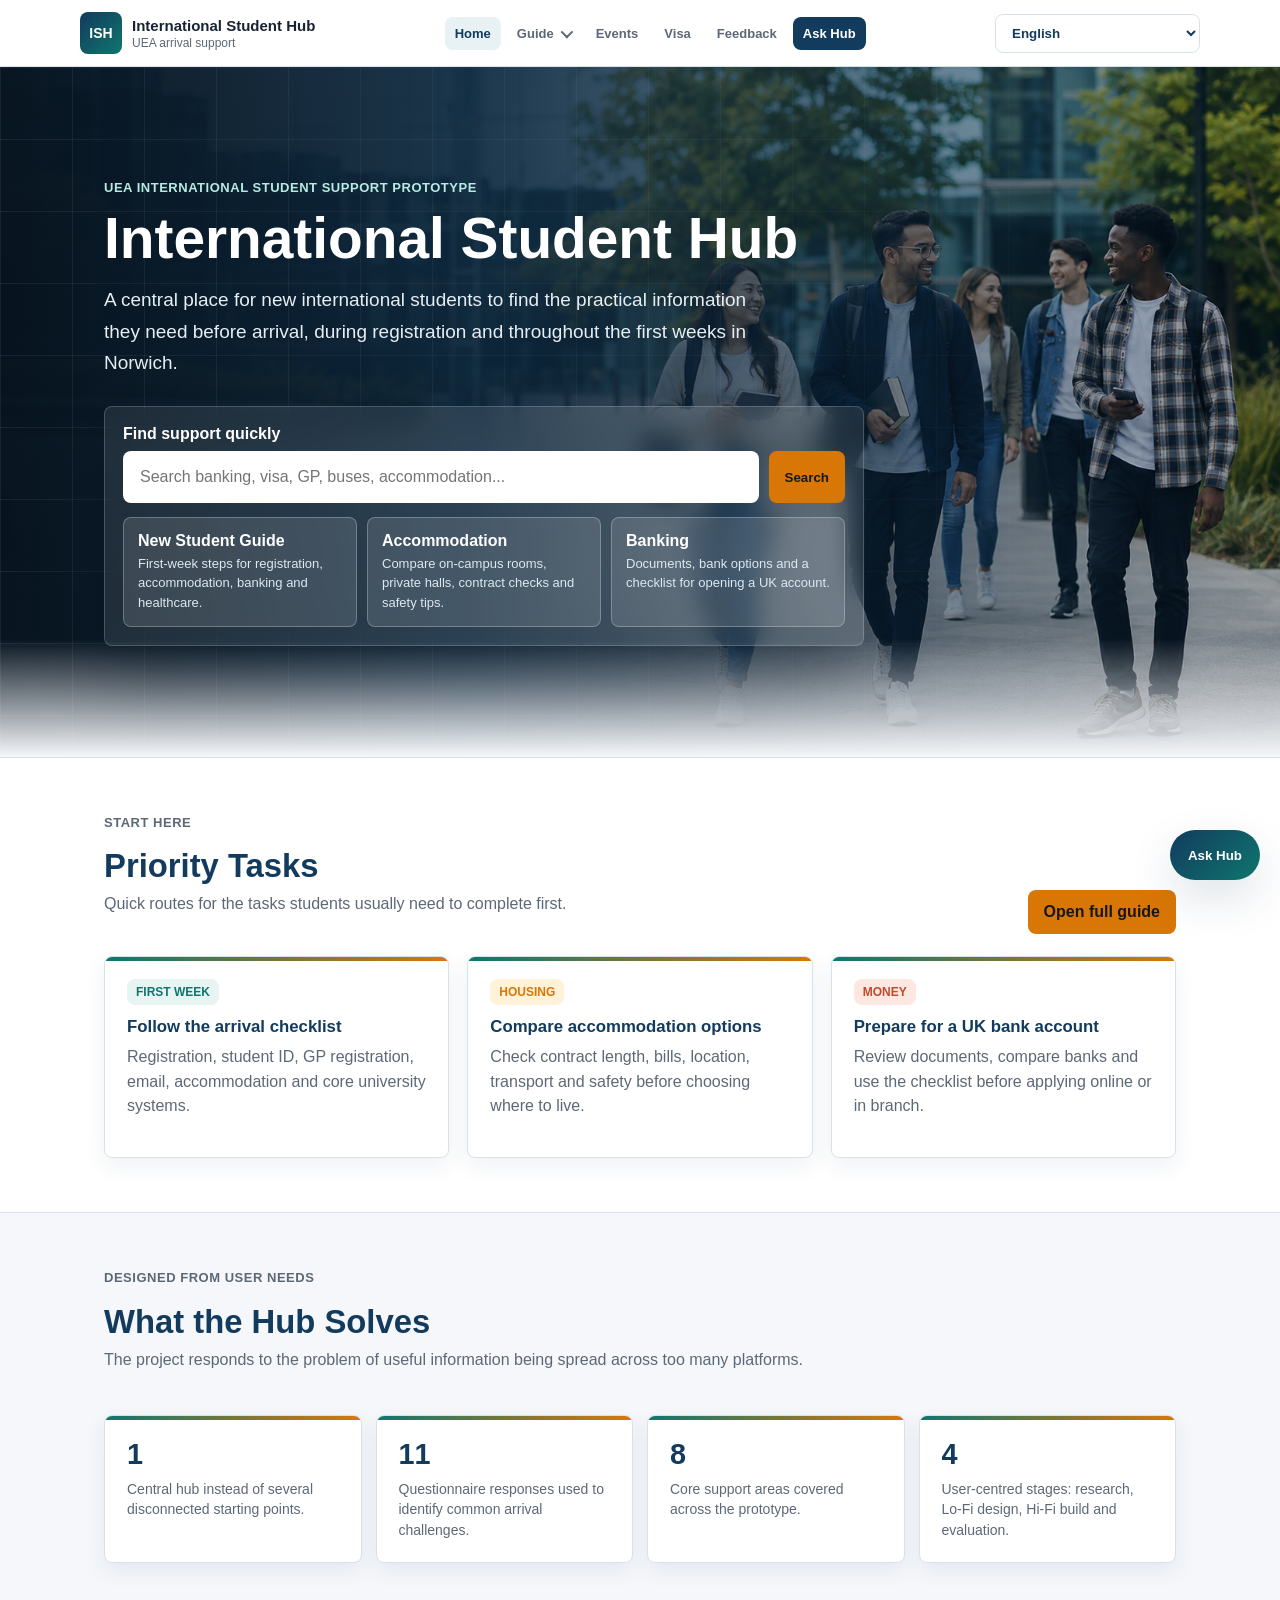
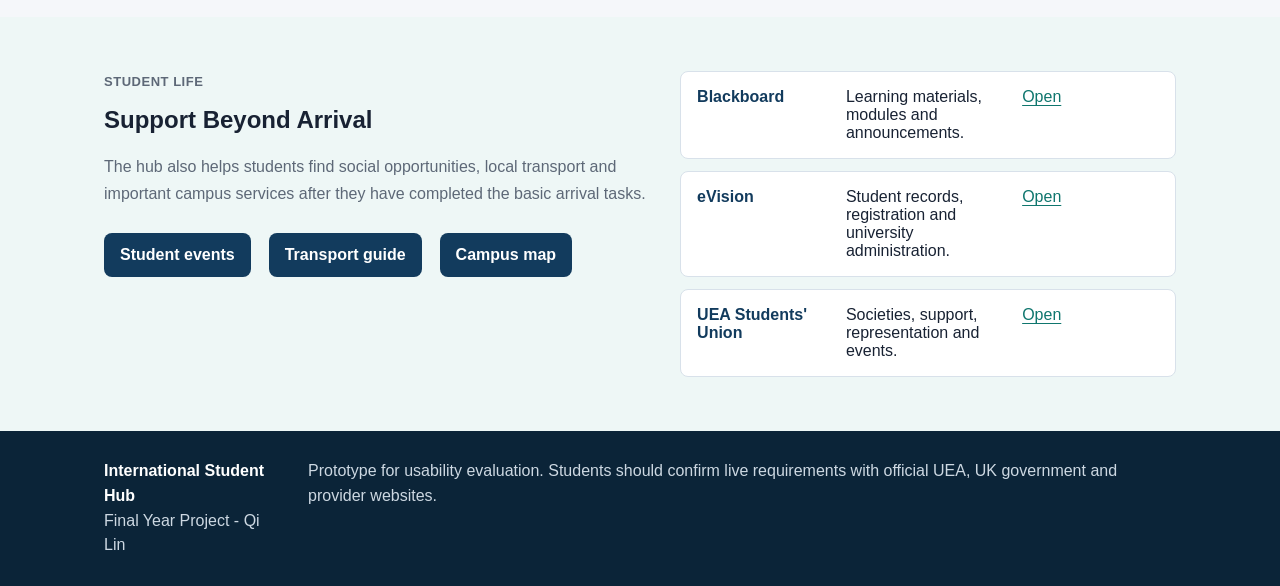
<file: index.html>
<!DOCTYPE html>
<html lang="en">
<head>
    <meta charset="UTF-8">
    <meta name="viewport" content="width=device-width, initial-scale=1.0">
    <title>International Student Hub</title>
    <link rel="stylesheet" href="style.css">
</head>
<body>
<a class="skip-link" href="#main-content">Skip to main content</a>

<nav class="navbar" aria-label="Primary navigation">
    <div class="nav-inner">
        <a class="brand" href="index.html">
            <span class="brand-mark">ISH</span>
            <span>
                <strong>International Student Hub</strong>
                <small>UEA arrival support</small>
            </span>
        </a>

        <div class="nav-links">
            <a href="index.html">Home</a>
            <div class="nav-dropdown">
                <button class="nav-dropdown-toggle" type="button" aria-haspopup="true" aria-expanded="false">Guide</button>
                <div class="nav-dropdown-menu">
                    <a href="guide.html">New Student Guide</a>
                    <a href="accommodation.html">Accommodation</a>
                    <a href="banking.html">Banking</a>
                    <a href="transport.html">Transport</a>
                    <a href="map.html">Campus Map</a>
                    <a href="faq.html">FAQ</a>
                </div>
            </div>
            <a href="events.html">Events</a>
            <a href="visa.html">Visa</a>
            <a href="feedback.html">Feedback</a>
            <button class="nav-chat-link" type="button" data-chat-open>Ask Hub</button>
        </div>

        <div class="nav-actions">
            <select class="language-select" aria-label="Language preference">
                <option value="en">English</option>
                <option value="zh">Chinese</option>
                <option value="th">Thai (future work)</option>
                <option value="vi">Vietnamese (future work)</option>
            </select>
        </div>
    </div>
</nav>

<header class="home-hero">
    <div class="hero-content">
        <span class="eyebrow">UEA international student support prototype</span>
        <h1>International Student Hub</h1>
        <p class="hero-lede">A central place for new international students to find the practical information they need before arrival, during registration and throughout the first weeks in Norwich.</p>

        <div class="hero-search" role="search">
            <label for="site-search">Find support quickly</label>
            <div class="search-box">
                <input id="site-search" type="search" data-site-search placeholder="Search banking, visa, GP, buses, accommodation..." autocomplete="off">
                <button type="button" data-search-button>Search</button>
            </div>
            <div class="search-results" data-search-results aria-live="polite"></div>
        </div>
    </div>
</header>

<main id="main-content">
    <section class="content-band surface">
        <div class="content-wrap">
            <div class="section-heading">
                <div>
                    <span class="eyebrow muted">Start here</span>
                    <h2>Priority Tasks</h2>
                    <p>Quick routes for the tasks students usually need to complete first.</p>
                </div>
                <a class="primary-link" href="guide.html">Open full guide</a>
            </div>

            <div class="grid">
                <a class="card" href="guide.html">
                    <span class="card-label">First week</span>
                    <strong>Follow the arrival checklist</strong>
                    <p>Registration, student ID, GP registration, email, accommodation and core university systems.</p>
                </a>

                <a class="card" href="accommodation.html">
                    <span class="card-label amber">Housing</span>
                    <strong>Compare accommodation options</strong>
                    <p>Check contract length, bills, location, transport and safety before choosing where to live.</p>
                </a>

                <a class="card" href="banking.html">
                    <span class="card-label coral">Money</span>
                    <strong>Prepare for a UK bank account</strong>
                    <p>Review documents, compare banks and use the checklist before applying online or in branch.</p>
                </a>
            </div>
        </div>
    </section>

    <section class="content-band">
        <div class="content-wrap">
            <div class="section-heading">
                <div>
                    <span class="eyebrow muted">Designed from user needs</span>
                    <h2>What the Hub Solves</h2>
                    <p>The project responds to the problem of useful information being spread across too many platforms.</p>
                </div>
            </div>

            <div class="stat-row">
                <div class="stat-card">
                    <strong>1</strong>
                    <span>Central hub instead of several disconnected starting points.</span>
                </div>
                <div class="stat-card">
                    <strong>11</strong>
                    <span>Questionnaire responses used to identify common arrival challenges.</span>
                </div>
                <div class="stat-card">
                    <strong>8</strong>
                    <span>Core support areas covered across the prototype.</span>
                </div>
                <div class="stat-card">
                    <strong>4</strong>
                    <span>User-centred stages: research, Lo-Fi design, Hi-Fi build and evaluation.</span>
                </div>
            </div>
        </div>
    </section>

    <section class="content-band tint">
        <div class="content-wrap two-col">
            <div>
                <span class="eyebrow muted">Student life</span>
                <h2>Support Beyond Arrival</h2>
                <p class="muted">The hub also helps students find social opportunities, local transport and important campus services after they have completed the basic arrival tasks.</p>
                <div class="quick-links">
                    <a class="button-link" href="events.html">Student events</a>
                    <a class="button-link" href="transport.html">Transport guide</a>
                    <a class="button-link" href="map.html">Campus map</a>
                </div>
            </div>

            <div class="compare-list" aria-label="External university systems">
                <div class="compare-row">
                    <strong>Blackboard</strong>
                    <span>Learning materials, modules and announcements.</span>
                    <a href="https://blackboard.uea.ac.uk/" target="_blank" rel="noopener">Open</a>
                </div>
                <div class="compare-row">
                    <strong>eVision</strong>
                    <span>Student records, registration and university administration.</span>
                    <a href="https://evision.uea.ac.uk/" target="_blank" rel="noopener">Open</a>
                </div>
                <div class="compare-row">
                    <strong>UEA Students' Union</strong>
                    <span>Societies, support, representation and events.</span>
                    <a href="https://www.ueasu.org/" target="_blank" rel="noopener">Open</a>
                </div>
            </div>
        </div>
    </section>
</main>

<footer class="site-footer">
    <div class="footer-inner">
        <p><strong>International Student Hub</strong><br>Final Year Project - Qi Lin</p>
        <p>Prototype for usability evaluation. Students should confirm live requirements with official UEA, UK government and provider websites.</p>
    </div>
</footer>

<div class="toast" data-toast role="status" aria-live="polite"></div>
<script src="script.js"></script>
</body>
</html>
</file>
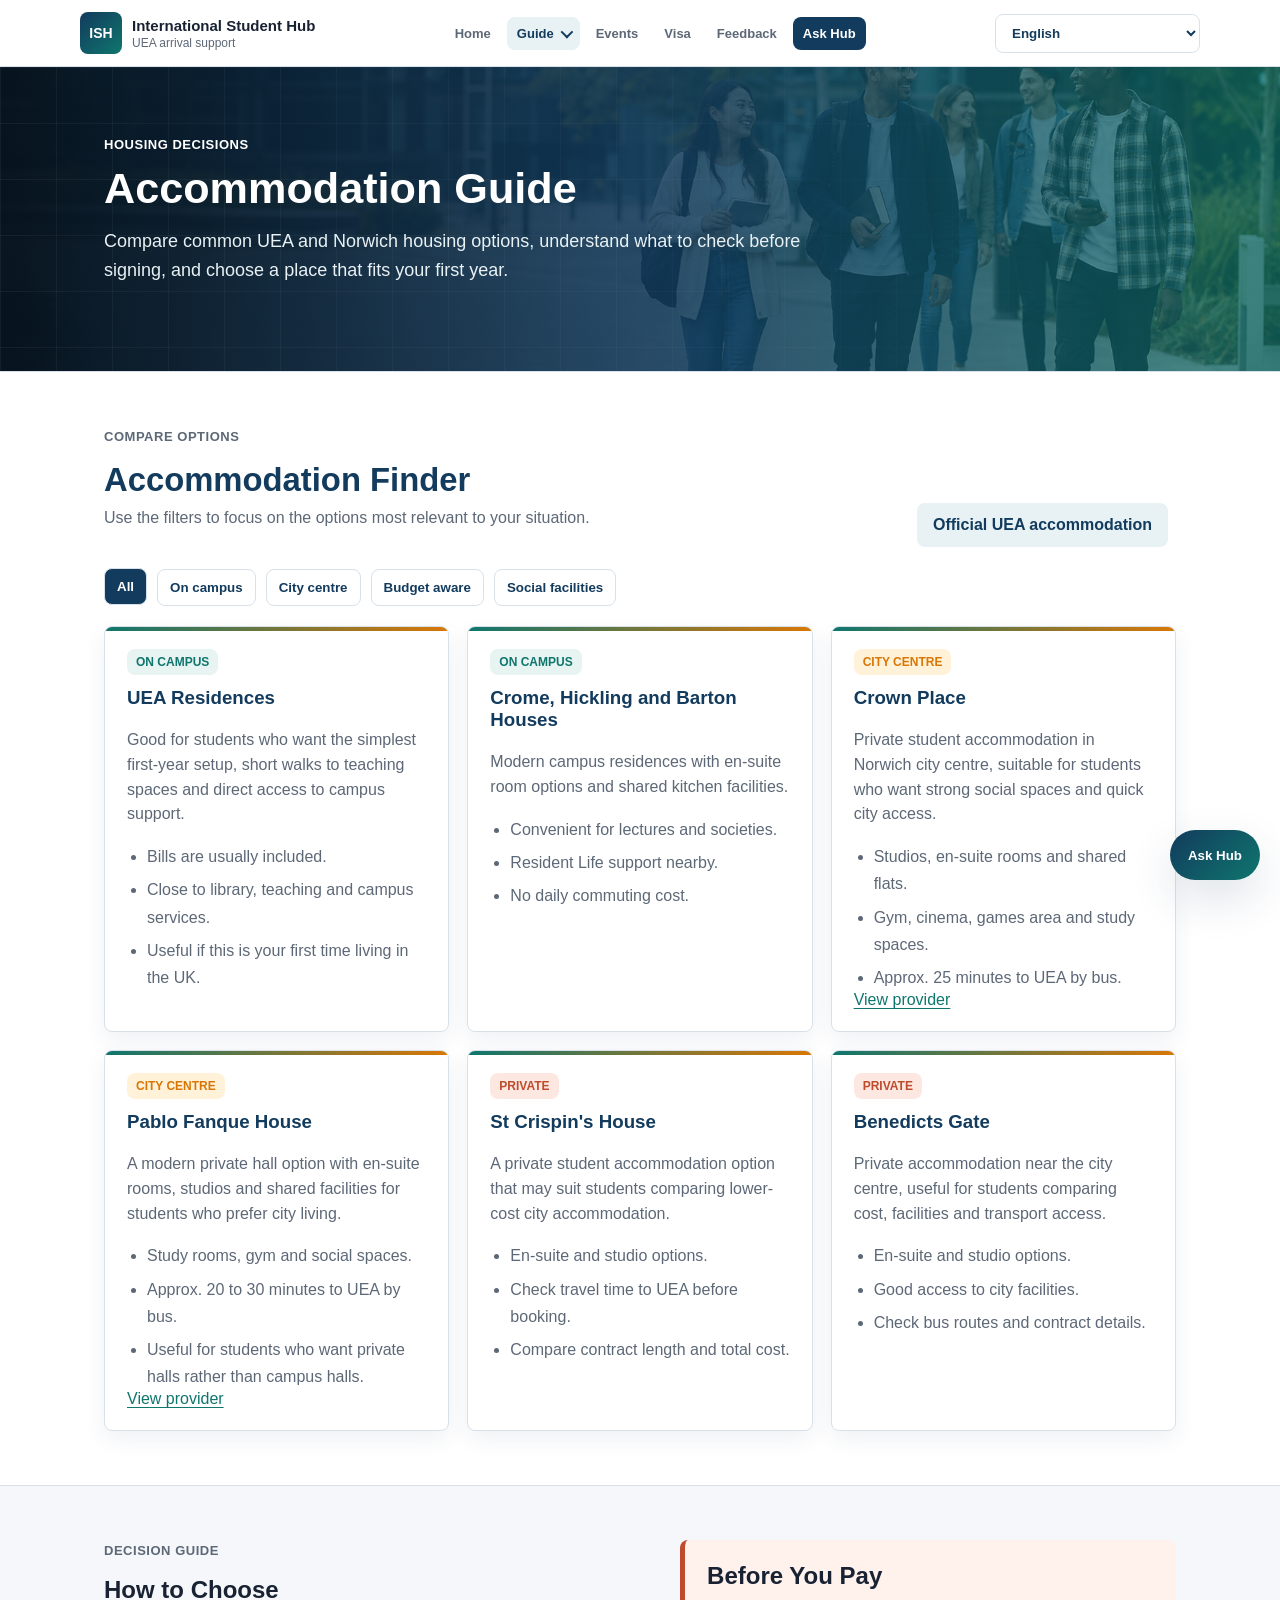
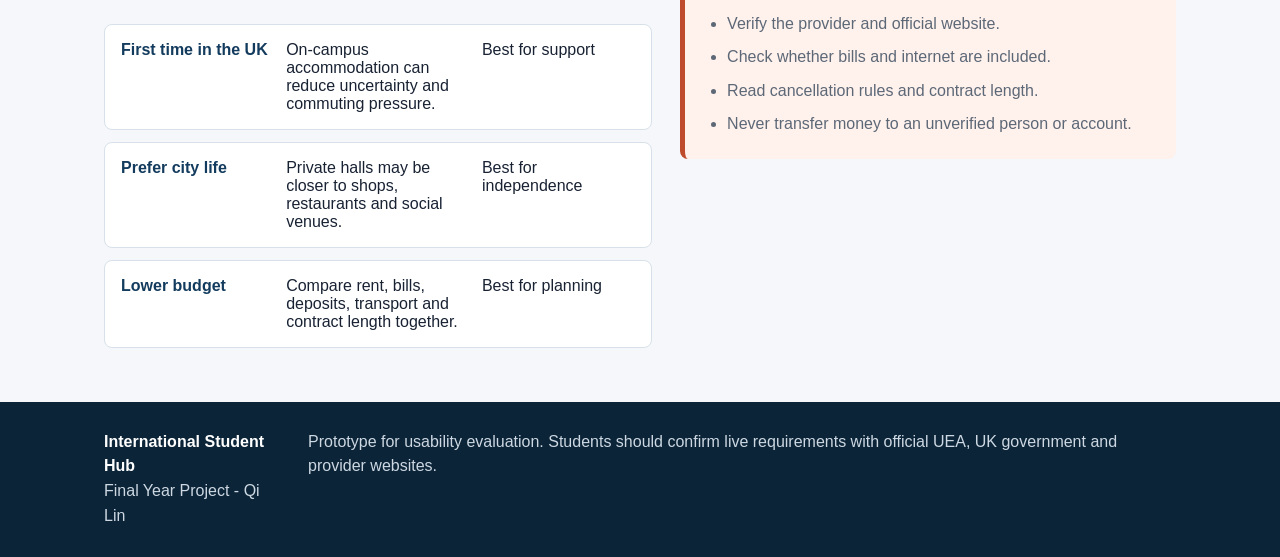
<file: accommodation.html>
<!DOCTYPE html>
<html lang="en">
<head>
    <meta charset="UTF-8">
    <meta name="viewport" content="width=device-width, initial-scale=1.0">
    <title>Accommodation Guide - International Student Hub</title>
    <link rel="stylesheet" href="style.css">
</head>
<body>
<a class="skip-link" href="#main-content">Skip to main content</a>

<nav class="navbar" aria-label="Primary navigation">
    <div class="nav-inner">
        <a class="brand" href="index.html">
            <span class="brand-mark">ISH</span>
            <span>
                <strong>International Student Hub</strong>
                <small>UEA arrival support</small>
            </span>
        </a>

        <div class="nav-links">
            <a href="index.html">Home</a>
            <div class="nav-dropdown">
                <button class="nav-dropdown-toggle" type="button" aria-haspopup="true" aria-expanded="false">Guide</button>
                <div class="nav-dropdown-menu">
                    <a href="guide.html">New Student Guide</a>
                    <a href="accommodation.html">Accommodation</a>
                    <a href="banking.html">Banking</a>
                    <a href="transport.html">Transport</a>
                    <a href="map.html">Campus Map</a>
                    <a href="faq.html">FAQ</a>
                </div>
            </div>
            <a href="events.html">Events</a>
            <a href="visa.html">Visa</a>
            <a href="feedback.html">Feedback</a>
            <button class="nav-chat-link" type="button" data-chat-open>Ask Hub</button>
        </div>

        <div class="nav-actions">
            <select class="language-select" aria-label="Language preference">
                <option value="en">English</option>
                <option value="zh">Chinese</option>
                <option value="th">Thai (future work)</option>
                <option value="vi">Vietnamese (future work)</option>
            </select>
        </div>
    </div>
</nav>

<header class="page-hero">
    <div class="content-wrap">
        <span class="eyebrow">Housing decisions</span>
        <h1>Accommodation Guide</h1>
        <p>Compare common UEA and Norwich housing options, understand what to check before signing, and choose a place that fits your first year.</p>
    </div>
</header>

<main id="main-content">
    <section class="content-band surface filter-section">
        <div class="content-wrap">
            <div class="section-heading">
                <div>
                    <span class="eyebrow muted">Compare options</span>
                    <h2>Accommodation Finder</h2>
                    <p>Use the filters to focus on the options most relevant to your situation.</p>
                </div>
                <a class="button-link secondary" href="https://www.uea.ac.uk/uea-life/accommodation" target="_blank" rel="noopener">Official UEA accommodation</a>
            </div>

            <div class="filter-bar" aria-label="Accommodation filters">
                <button class="filter-chip active" type="button" data-filter="all">All</button>
                <button class="filter-chip" type="button" data-filter="campus">On campus</button>
                <button class="filter-chip" type="button" data-filter="city">City centre</button>
                <button class="filter-chip" type="button" data-filter="budget">Budget aware</button>
                <button class="filter-chip" type="button" data-filter="social">Social facilities</button>
            </div>

            <div class="card-grid">
                <article class="option-card" data-category="campus budget">
                    <span class="badge">On campus</span>
                    <h3>UEA Residences</h3>
                    <p>Good for students who want the simplest first-year setup, short walks to teaching spaces and direct access to campus support.</p>
                    <ul>
                        <li>Bills are usually included.</li>
                        <li>Close to library, teaching and campus services.</li>
                        <li>Useful if this is your first time living in the UK.</li>
                    </ul>
                </article>

                <article class="option-card" data-category="campus social">
                    <span class="badge">On campus</span>
                    <h3>Crome, Hickling and Barton Houses</h3>
                    <p>Modern campus residences with en-suite room options and shared kitchen facilities.</p>
                    <ul>
                        <li>Convenient for lectures and societies.</li>
                        <li>Resident Life support nearby.</li>
                        <li>No daily commuting cost.</li>
                    </ul>
                </article>

                <article class="option-card" data-category="city social">
                    <span class="badge amber">City centre</span>
                    <h3>Crown Place</h3>
                    <p>Private student accommodation in Norwich city centre, suitable for students who want strong social spaces and quick city access.</p>
                    <ul>
                        <li>Studios, en-suite rooms and shared flats.</li>
                        <li>Gym, cinema, games area and study spaces.</li>
                        <li>Approx. 25 minutes to UEA by bus.</li>
                    </ul>
                    <a href="https://www.collegiate-ac.com/uk-student-accommodation/norwich/crown-place/" target="_blank" rel="noopener">View provider</a>
                </article>

                <article class="option-card" data-category="city social">
                    <span class="badge amber">City centre</span>
                    <h3>Pablo Fanque House</h3>
                    <p>A modern private hall option with en-suite rooms, studios and shared facilities for students who prefer city living.</p>
                    <ul>
                        <li>Study rooms, gym and social spaces.</li>
                        <li>Approx. 20 to 30 minutes to UEA by bus.</li>
                        <li>Useful for students who want private halls rather than campus halls.</li>
                    </ul>
                    <a href="https://www.capitolstudents.com/locations/norwich/pablo-fanque-house/" target="_blank" rel="noopener">View provider</a>
                </article>

                <article class="option-card" data-category="city budget">
                    <span class="badge coral">Private</span>
                    <h3>St Crispin's House</h3>
                    <p>A private student accommodation option that may suit students comparing lower-cost city accommodation.</p>
                    <ul>
                        <li>En-suite and studio options.</li>
                        <li>Check travel time to UEA before booking.</li>
                        <li>Compare contract length and total cost.</li>
                    </ul>
                </article>

                <article class="option-card" data-category="city budget">
                    <span class="badge coral">Private</span>
                    <h3>Benedicts Gate</h3>
                    <p>Private accommodation near the city centre, useful for students comparing cost, facilities and transport access.</p>
                    <ul>
                        <li>En-suite and studio options.</li>
                        <li>Good access to city facilities.</li>
                        <li>Check bus routes and contract details.</li>
                    </ul>
                </article>
            </div>
        </div>
    </section>

    <section class="content-band">
        <div class="content-wrap two-col">
            <div>
                <span class="eyebrow muted">Decision guide</span>
                <h2>How to Choose</h2>
                <div class="compare-list">
                    <div class="compare-row">
                        <strong>First time in the UK</strong>
                        <span>On-campus accommodation can reduce uncertainty and commuting pressure.</span>
                        <span>Best for support</span>
                    </div>
                    <div class="compare-row">
                        <strong>Prefer city life</strong>
                        <span>Private halls may be closer to shops, restaurants and social venues.</span>
                        <span>Best for independence</span>
                    </div>
                    <div class="compare-row">
                        <strong>Lower budget</strong>
                        <span>Compare rent, bills, deposits, transport and contract length together.</span>
                        <span>Best for planning</span>
                    </div>
                </div>
            </div>

            <div class="callout critical">
                <h2>Before You Pay</h2>
                <ul>
                    <li>Verify the provider and official website.</li>
                    <li>Check whether bills and internet are included.</li>
                    <li>Read cancellation rules and contract length.</li>
                    <li>Never transfer money to an unverified person or account.</li>
                </ul>
            </div>
        </div>
    </section>
</main>

<footer class="site-footer">
    <div class="footer-inner">
        <p><strong>International Student Hub</strong><br>Final Year Project - Qi Lin</p>
        <p>Prototype for usability evaluation. Students should confirm live requirements with official UEA, UK government and provider websites.</p>
    </div>
</footer>

<div class="toast" data-toast role="status" aria-live="polite"></div>
<script src="script.js"></script>
</body>
</html>
</file>
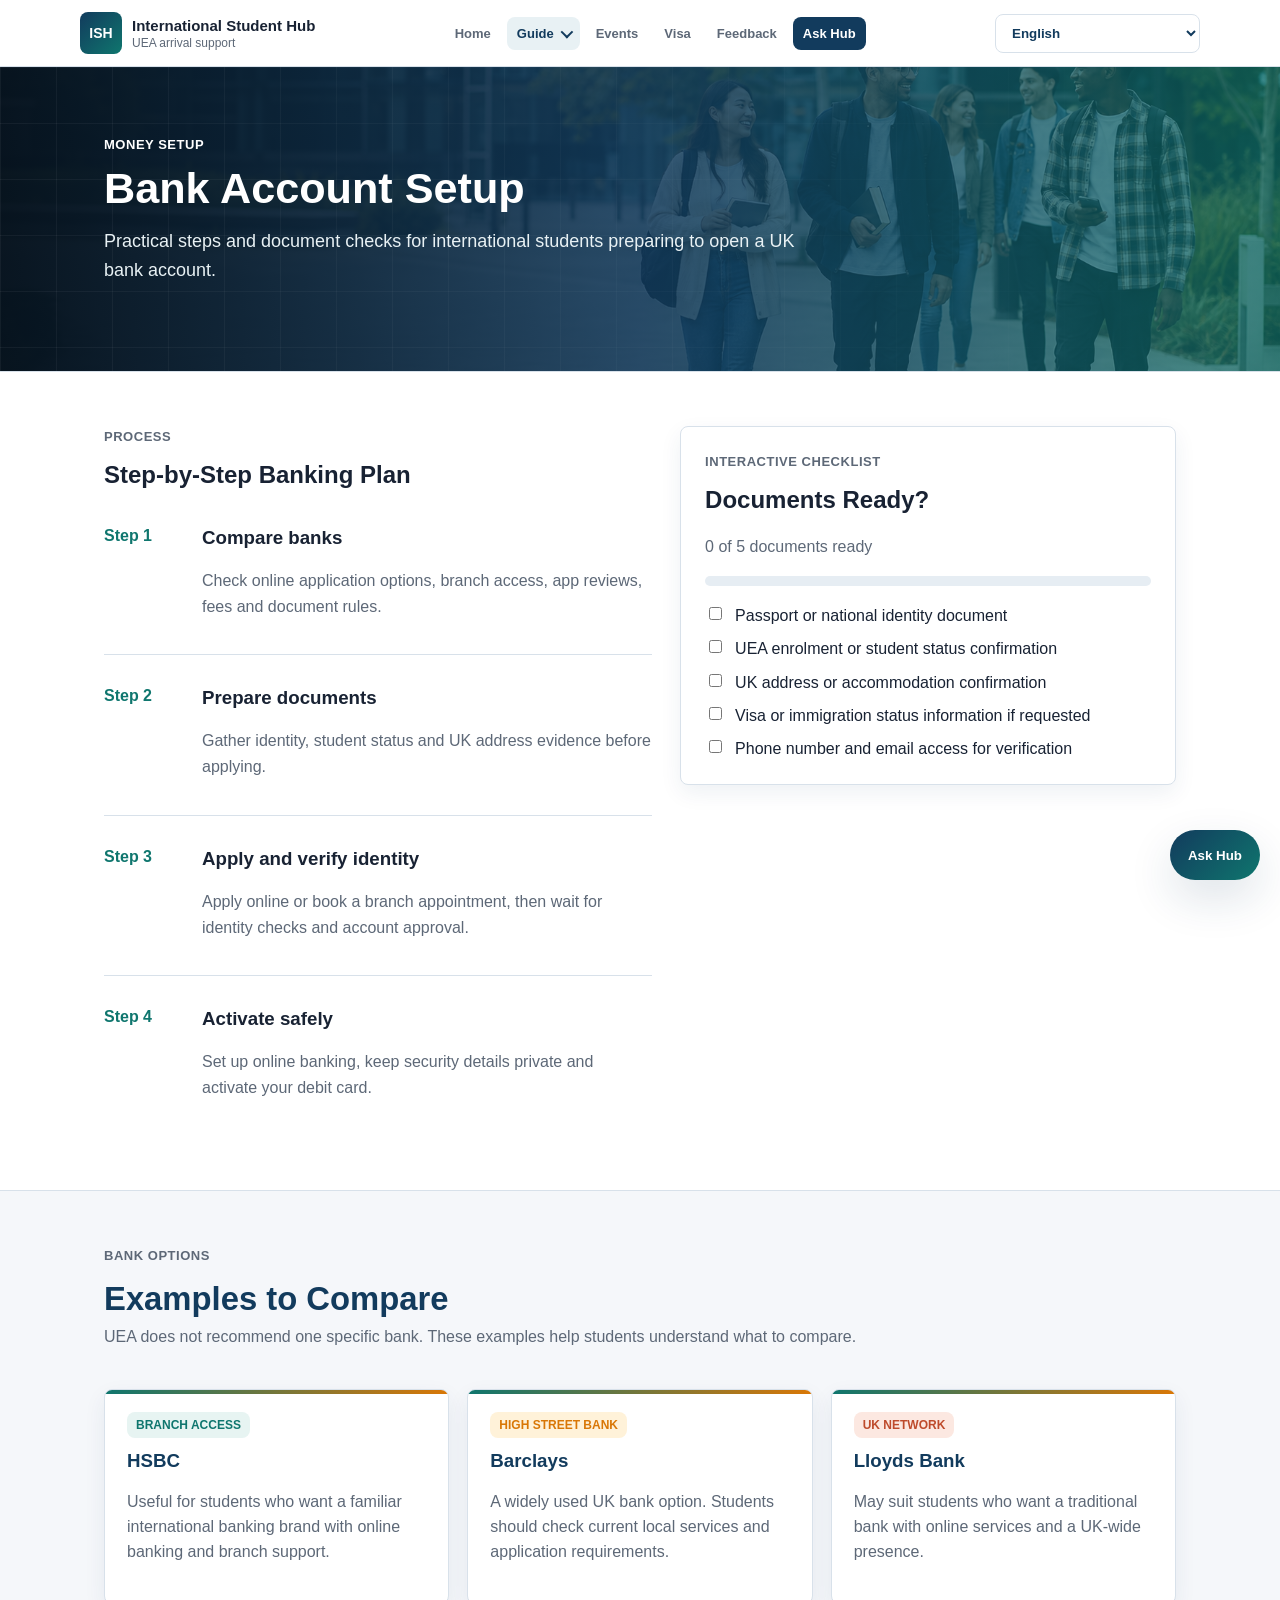
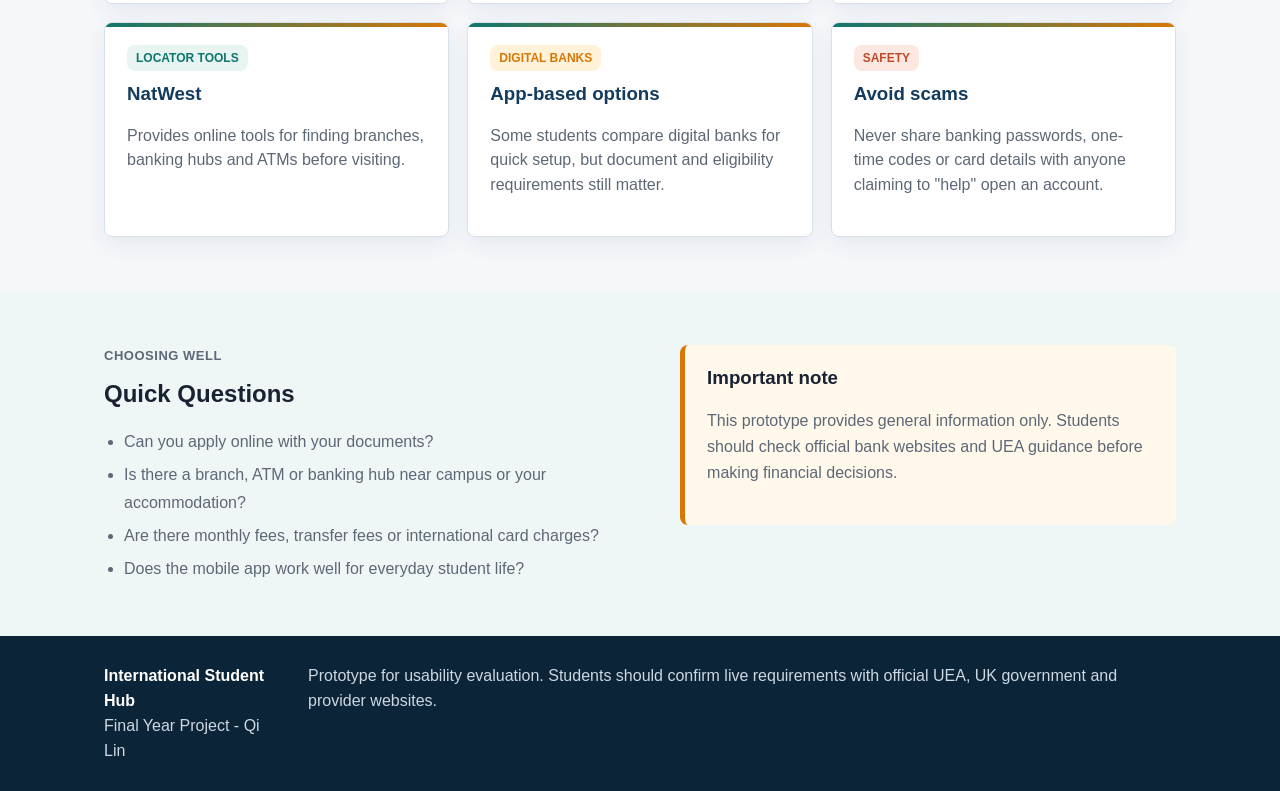
<file: banking.html>
<!DOCTYPE html>
<html lang="en">
<head>
    <meta charset="UTF-8">
    <meta name="viewport" content="width=device-width, initial-scale=1.0">
    <title>Bank Account Setup - International Student Hub</title>
    <link rel="stylesheet" href="style.css">
</head>
<body>
<a class="skip-link" href="#main-content">Skip to main content</a>

<nav class="navbar" aria-label="Primary navigation">
    <div class="nav-inner">
        <a class="brand" href="index.html">
            <span class="brand-mark">ISH</span>
            <span>
                <strong>International Student Hub</strong>
                <small>UEA arrival support</small>
            </span>
        </a>

        <div class="nav-links">
            <a href="index.html">Home</a>
            <div class="nav-dropdown">
                <button class="nav-dropdown-toggle" type="button" aria-haspopup="true" aria-expanded="false">Guide</button>
                <div class="nav-dropdown-menu">
                    <a href="guide.html">New Student Guide</a>
                    <a href="accommodation.html">Accommodation</a>
                    <a href="banking.html">Banking</a>
                    <a href="transport.html">Transport</a>
                    <a href="map.html">Campus Map</a>
                    <a href="faq.html">FAQ</a>
                </div>
            </div>
            <a href="events.html">Events</a>
            <a href="visa.html">Visa</a>
            <a href="feedback.html">Feedback</a>
            <button class="nav-chat-link" type="button" data-chat-open>Ask Hub</button>
        </div>

        <div class="nav-actions">
            <select class="language-select" aria-label="Language preference">
                <option value="en">English</option>
                <option value="zh">Chinese</option>
                <option value="th">Thai (future work)</option>
                <option value="vi">Vietnamese (future work)</option>
            </select>
        </div>
    </div>
</nav>

<header class="page-hero">
    <div class="content-wrap">
        <span class="eyebrow">Money setup</span>
        <h1>Bank Account Setup</h1>
        <p>Practical steps and document checks for international students preparing to open a UK bank account.</p>
    </div>
</header>

<main id="main-content">
    <section class="content-band surface">
        <div class="content-wrap two-col">
            <div>
                <span class="eyebrow muted">Process</span>
                <h2>Step-by-Step Banking Plan</h2>
                <div class="timeline">
                    <div class="timeline-item">
                        <div class="when">Step 1</div>
                        <div>
                            <h3>Compare banks</h3>
                            <p class="muted">Check online application options, branch access, app reviews, fees and document rules.</p>
                        </div>
                    </div>
                    <div class="timeline-item">
                        <div class="when">Step 2</div>
                        <div>
                            <h3>Prepare documents</h3>
                            <p class="muted">Gather identity, student status and UK address evidence before applying.</p>
                        </div>
                    </div>
                    <div class="timeline-item">
                        <div class="when">Step 3</div>
                        <div>
                            <h3>Apply and verify identity</h3>
                            <p class="muted">Apply online or book a branch appointment, then wait for identity checks and account approval.</p>
                        </div>
                    </div>
                    <div class="timeline-item">
                        <div class="when">Step 4</div>
                        <div>
                            <h3>Activate safely</h3>
                            <p class="muted">Set up online banking, keep security details private and activate your debit card.</p>
                        </div>
                    </div>
                </div>
            </div>

            <aside class="checklist-panel" aria-label="Document checklist">
                <span class="eyebrow muted">Interactive checklist</span>
                <h2>Documents Ready?</h2>
                <p class="muted" data-progress-label>0 of 5 documents ready</p>
                <div class="progress-track" aria-hidden="true">
                    <div class="progress-fill"></div>
                </div>
                <div class="checklist">
                    <label class="check-item"><input type="checkbox"> Passport or national identity document</label>
                    <label class="check-item"><input type="checkbox"> UEA enrolment or student status confirmation</label>
                    <label class="check-item"><input type="checkbox"> UK address or accommodation confirmation</label>
                    <label class="check-item"><input type="checkbox"> Visa or immigration status information if requested</label>
                    <label class="check-item"><input type="checkbox"> Phone number and email access for verification</label>
                </div>
            </aside>
        </div>
    </section>

    <section class="content-band">
        <div class="content-wrap">
            <div class="section-heading">
                <div>
                    <span class="eyebrow muted">Bank options</span>
                    <h2>Examples to Compare</h2>
                    <p>UEA does not recommend one specific bank. These examples help students understand what to compare.</p>
                </div>
            </div>

            <div class="grid">
                <article class="info-card">
                    <span class="badge">Branch access</span>
                    <h3>HSBC</h3>
                    <p>Useful for students who want a familiar international banking brand with online banking and branch support.</p>
                </article>
                <article class="info-card">
                    <span class="badge amber">High street bank</span>
                    <h3>Barclays</h3>
                    <p>A widely used UK bank option. Students should check current local services and application requirements.</p>
                </article>
                <article class="info-card">
                    <span class="badge coral">UK network</span>
                    <h3>Lloyds Bank</h3>
                    <p>May suit students who want a traditional bank with online services and a UK-wide presence.</p>
                </article>
                <article class="info-card">
                    <span class="badge">Locator tools</span>
                    <h3>NatWest</h3>
                    <p>Provides online tools for finding branches, banking hubs and ATMs before visiting.</p>
                </article>
                <article class="info-card">
                    <span class="badge amber">Digital banks</span>
                    <h3>App-based options</h3>
                    <p>Some students compare digital banks for quick setup, but document and eligibility requirements still matter.</p>
                </article>
                <article class="info-card">
                    <span class="badge coral">Safety</span>
                    <h3>Avoid scams</h3>
                    <p>Never share banking passwords, one-time codes or card details with anyone claiming to "help" open an account.</p>
                </article>
            </div>
        </div>
    </section>

    <section class="content-band tint">
        <div class="content-wrap two-col">
            <div>
                <span class="eyebrow muted">Choosing well</span>
                <h2>Quick Questions</h2>
                <ul>
                    <li>Can you apply online with your documents?</li>
                    <li>Is there a branch, ATM or banking hub near campus or your accommodation?</li>
                    <li>Are there monthly fees, transfer fees or international card charges?</li>
                    <li>Does the mobile app work well for everyday student life?</li>
                </ul>
            </div>
            <div class="callout">
                <h3>Important note</h3>
                <p class="muted">This prototype provides general information only. Students should check official bank websites and UEA guidance before making financial decisions.</p>
            </div>
        </div>
    </section>
</main>

<footer class="site-footer">
    <div class="footer-inner">
        <p><strong>International Student Hub</strong><br>Final Year Project - Qi Lin</p>
        <p>Prototype for usability evaluation. Students should confirm live requirements with official UEA, UK government and provider websites.</p>
    </div>
</footer>

<div class="toast" data-toast role="status" aria-live="polite"></div>
<script src="script.js"></script>
</body>
</html>
</file>
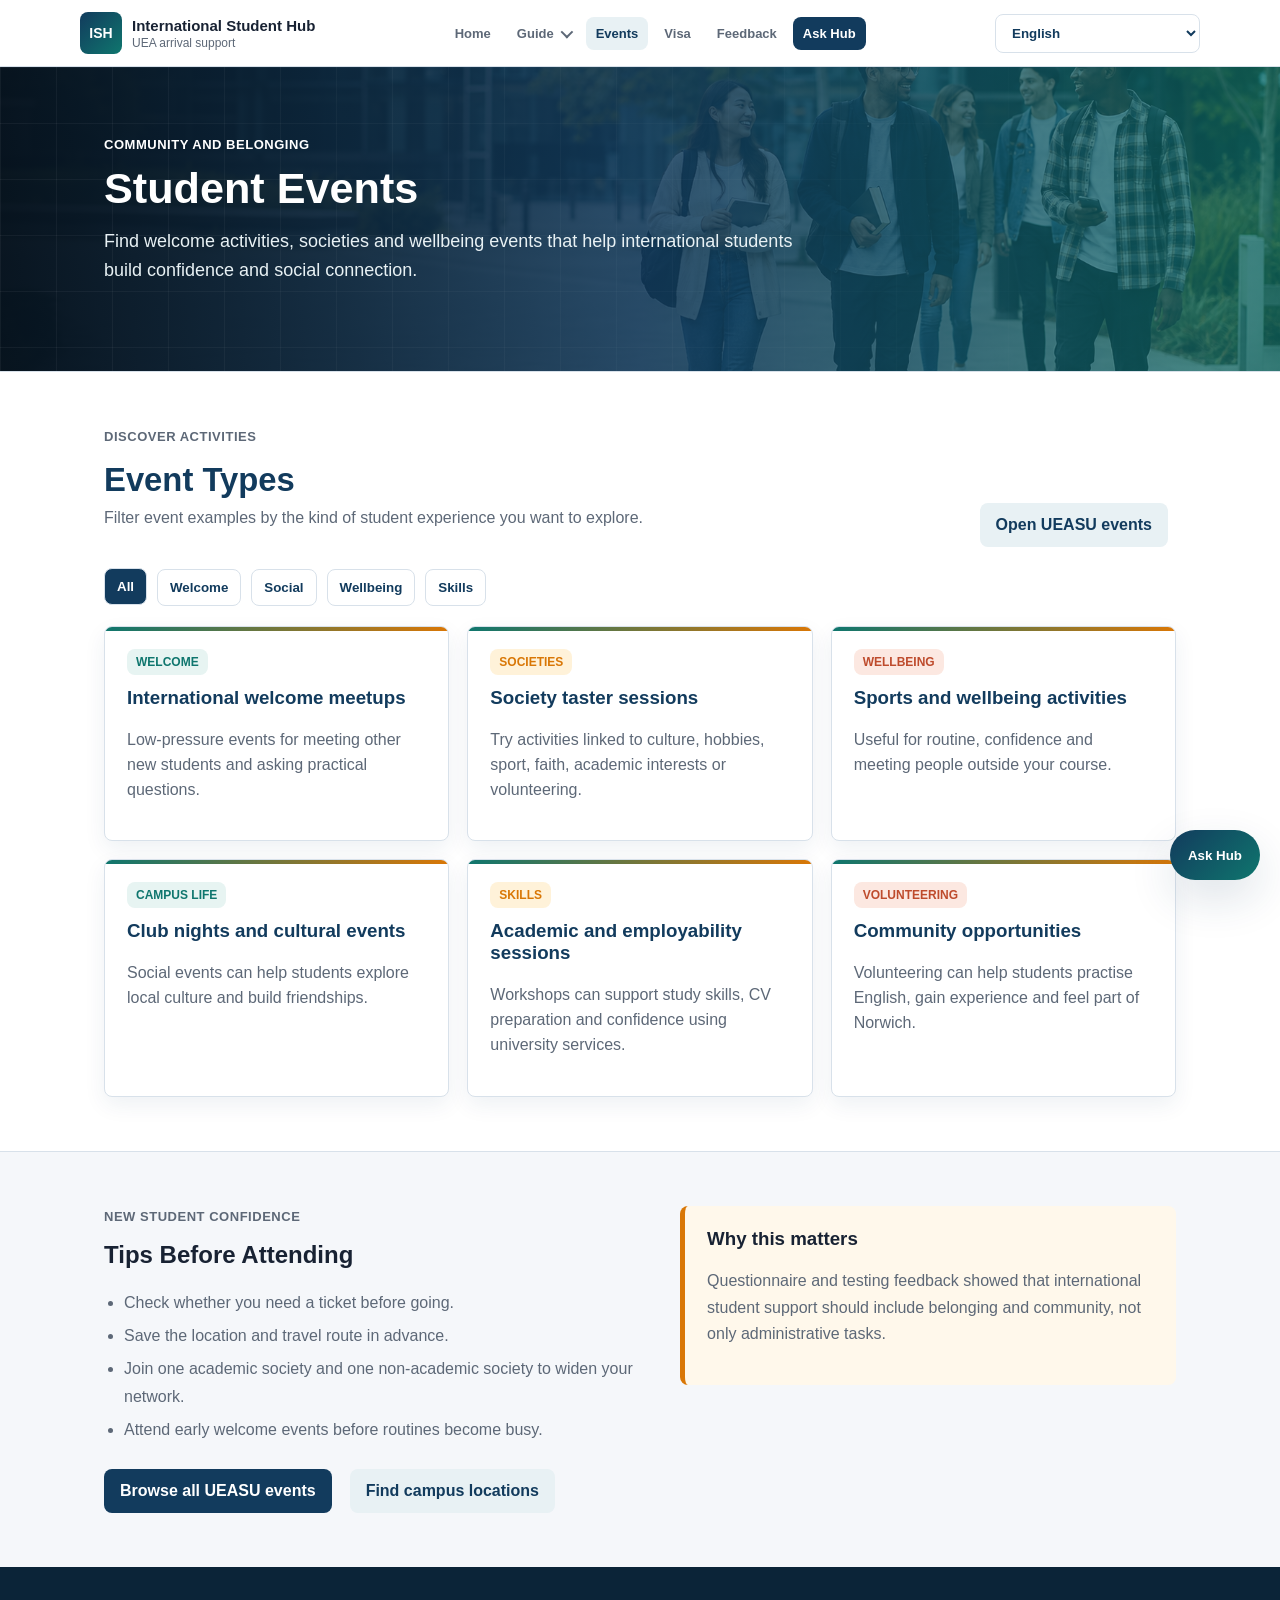
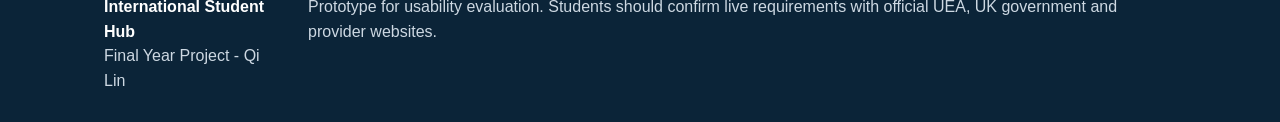
<file: events.html>
<!DOCTYPE html>
<html lang="en">
<head>
    <meta charset="UTF-8">
    <meta name="viewport" content="width=device-width, initial-scale=1.0">
    <title>Student Events - International Student Hub</title>
    <link rel="stylesheet" href="style.css">
</head>
<body>
<a class="skip-link" href="#main-content">Skip to main content</a>

<nav class="navbar" aria-label="Primary navigation">
    <div class="nav-inner">
        <a class="brand" href="index.html">
            <span class="brand-mark">ISH</span>
            <span>
                <strong>International Student Hub</strong>
                <small>UEA arrival support</small>
            </span>
        </a>

        <div class="nav-links">
            <a href="index.html">Home</a>
            <div class="nav-dropdown">
                <button class="nav-dropdown-toggle" type="button" aria-haspopup="true" aria-expanded="false">Guide</button>
                <div class="nav-dropdown-menu">
                    <a href="guide.html">New Student Guide</a>
                    <a href="accommodation.html">Accommodation</a>
                    <a href="banking.html">Banking</a>
                    <a href="transport.html">Transport</a>
                    <a href="map.html">Campus Map</a>
                    <a href="faq.html">FAQ</a>
                </div>
            </div>
            <a href="events.html">Events</a>
            <a href="visa.html">Visa</a>
            <a href="feedback.html">Feedback</a>
            <button class="nav-chat-link" type="button" data-chat-open>Ask Hub</button>
        </div>

        <div class="nav-actions">
            <select class="language-select" aria-label="Language preference">
                <option value="en">English</option>
                <option value="zh">Chinese</option>
                <option value="th">Thai (future work)</option>
                <option value="vi">Vietnamese (future work)</option>
            </select>
        </div>
    </div>
</nav>

<header class="page-hero">
    <div class="content-wrap">
        <span class="eyebrow">Community and belonging</span>
        <h1>Student Events</h1>
        <p>Find welcome activities, societies and wellbeing events that help international students build confidence and social connection.</p>
    </div>
</header>

<main id="main-content">
    <section class="content-band surface filter-section">
        <div class="content-wrap">
            <div class="section-heading">
                <div>
                    <span class="eyebrow muted">Discover activities</span>
                    <h2>Event Types</h2>
                    <p>Filter event examples by the kind of student experience you want to explore.</p>
                </div>
                <a class="button-link secondary" href="https://www.ueasu.org/events/" target="_blank" rel="noopener">Open UEASU events</a>
            </div>

            <div class="filter-bar" aria-label="Event filters">
                <button class="filter-chip active" type="button" data-filter="all">All</button>
                <button class="filter-chip" type="button" data-filter="welcome">Welcome</button>
                <button class="filter-chip" type="button" data-filter="social">Social</button>
                <button class="filter-chip" type="button" data-filter="wellbeing">Wellbeing</button>
                <button class="filter-chip" type="button" data-filter="skills">Skills</button>
            </div>

            <div class="card-grid">
                <article class="event-card" data-category="welcome social">
                    <span class="badge">Welcome</span>
                    <h3>International welcome meetups</h3>
                    <p>Low-pressure events for meeting other new students and asking practical questions.</p>
                </article>
                <article class="event-card" data-category="social">
                    <span class="badge amber">Societies</span>
                    <h3>Society taster sessions</h3>
                    <p>Try activities linked to culture, hobbies, sport, faith, academic interests or volunteering.</p>
                </article>
                <article class="event-card" data-category="wellbeing">
                    <span class="badge coral">Wellbeing</span>
                    <h3>Sports and wellbeing activities</h3>
                    <p>Useful for routine, confidence and meeting people outside your course.</p>
                </article>
                <article class="event-card" data-category="social welcome">
                    <span class="badge">Campus life</span>
                    <h3>Club nights and cultural events</h3>
                    <p>Social events can help students explore local culture and build friendships.</p>
                </article>
                <article class="event-card" data-category="skills">
                    <span class="badge amber">Skills</span>
                    <h3>Academic and employability sessions</h3>
                    <p>Workshops can support study skills, CV preparation and confidence using university services.</p>
                </article>
                <article class="event-card" data-category="skills wellbeing">
                    <span class="badge coral">Volunteering</span>
                    <h3>Community opportunities</h3>
                    <p>Volunteering can help students practise English, gain experience and feel part of Norwich.</p>
                </article>
            </div>
        </div>
    </section>

    <section class="content-band">
        <div class="content-wrap two-col">
            <div>
                <span class="eyebrow muted">New student confidence</span>
                <h2>Tips Before Attending</h2>
                <ul>
                    <li>Check whether you need a ticket before going.</li>
                    <li>Save the location and travel route in advance.</li>
                    <li>Join one academic society and one non-academic society to widen your network.</li>
                    <li>Attend early welcome events before routines become busy.</li>
                </ul>
                <div class="quick-links">
                    <a class="button-link" href="https://www.ueasu.org/events/all/" target="_blank" rel="noopener">Browse all UEASU events</a>
                    <a class="button-link secondary" href="map.html">Find campus locations</a>
                </div>
            </div>

            <div class="callout">
                <h3>Why this matters</h3>
                <p class="muted">Questionnaire and testing feedback showed that international student support should include belonging and community, not only administrative tasks.</p>
            </div>
        </div>
    </section>
</main>

<footer class="site-footer">
    <div class="footer-inner">
        <p><strong>International Student Hub</strong><br>Final Year Project - Qi Lin</p>
        <p>Prototype for usability evaluation. Students should confirm live requirements with official UEA, UK government and provider websites.</p>
    </div>
</footer>

<div class="toast" data-toast role="status" aria-live="polite"></div>
<script src="script.js"></script>
</body>
</html>
</file>
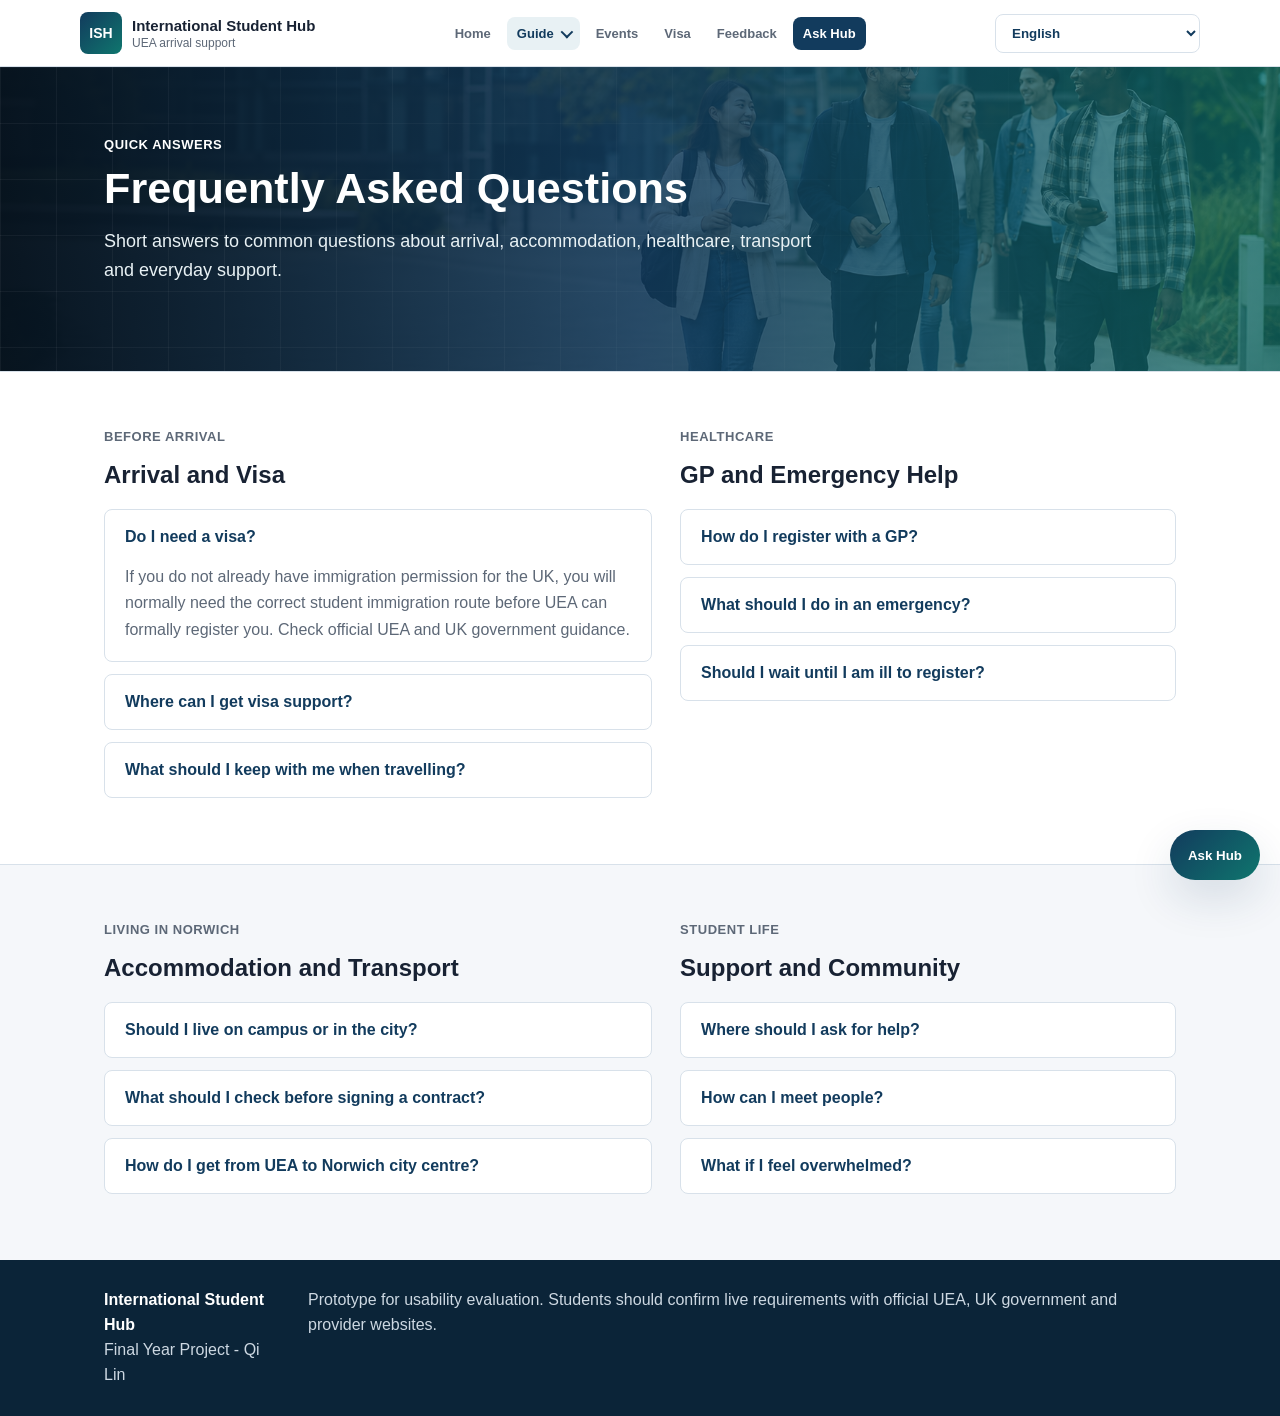
<file: faq.html>
<!DOCTYPE html>
<html lang="en">
<head>
    <meta charset="UTF-8">
    <meta name="viewport" content="width=device-width, initial-scale=1.0">
    <title>FAQ - International Student Hub</title>
    <link rel="stylesheet" href="style.css">
</head>
<body>
<a class="skip-link" href="#main-content">Skip to main content</a>

<nav class="navbar" aria-label="Primary navigation">
    <div class="nav-inner">
        <a class="brand" href="index.html">
            <span class="brand-mark">ISH</span>
            <span>
                <strong>International Student Hub</strong>
                <small>UEA arrival support</small>
            </span>
        </a>

        <div class="nav-links">
            <a href="index.html">Home</a>
            <div class="nav-dropdown">
                <button class="nav-dropdown-toggle" type="button" aria-haspopup="true" aria-expanded="false">Guide</button>
                <div class="nav-dropdown-menu">
                    <a href="guide.html">New Student Guide</a>
                    <a href="accommodation.html">Accommodation</a>
                    <a href="banking.html">Banking</a>
                    <a href="transport.html">Transport</a>
                    <a href="map.html">Campus Map</a>
                    <a href="faq.html">FAQ</a>
                </div>
            </div>
            <a href="events.html">Events</a>
            <a href="visa.html">Visa</a>
            <a href="feedback.html">Feedback</a>
            <button class="nav-chat-link" type="button" data-chat-open>Ask Hub</button>
        </div>

        <div class="nav-actions">
            <select class="language-select" aria-label="Language preference">
                <option value="en">English</option>
                <option value="zh">Chinese</option>
                <option value="th">Thai (future work)</option>
                <option value="vi">Vietnamese (future work)</option>
            </select>
        </div>
    </div>
</nav>

<header class="page-hero">
    <div class="content-wrap">
        <span class="eyebrow">Quick answers</span>
        <h1>Frequently Asked Questions</h1>
        <p>Short answers to common questions about arrival, accommodation, healthcare, transport and everyday support.</p>
    </div>
</header>

<main id="main-content">
    <section class="content-band surface">
        <div class="content-wrap two-col">
            <div>
                <span class="eyebrow muted">Before arrival</span>
                <h2>Arrival and Visa</h2>
                <details open>
                    <summary>Do I need a visa?</summary>
                    <p>If you do not already have immigration permission for the UK, you will normally need the correct student immigration route before UEA can formally register you. Check official UEA and UK government guidance.</p>
                </details>
                <details>
                    <summary>Where can I get visa support?</summary>
                    <p>UEA has International Student Advisers within the Student Life Team. Students can contact them for visa and international student support.</p>
                </details>
                <details>
                    <summary>What should I keep with me when travelling?</summary>
                    <p>Keep your passport, visa information, accommodation confirmation, university details and emergency contacts accessible during travel.</p>
                </details>
            </div>

            <div>
                <span class="eyebrow muted">Healthcare</span>
                <h2>GP and Emergency Help</h2>
                <details>
                    <summary>How do I register with a GP?</summary>
                    <p>New students can register with a GP through the UEA Medical Centre website or another local GP practice. GP registration is important for non-emergency healthcare.</p>
                </details>
                <details>
                    <summary>What should I do in an emergency?</summary>
                    <p>Call 999 for emergencies. Use NHS 111 for urgent medical advice that is not life-threatening.</p>
                </details>
                <details>
                    <summary>Should I wait until I am ill to register?</summary>
                    <p>No. Registering early makes it easier to access care if you need support later.</p>
                </details>
            </div>
        </div>
    </section>

    <section class="content-band">
        <div class="content-wrap two-col">
            <div>
                <span class="eyebrow muted">Living in Norwich</span>
                <h2>Accommodation and Transport</h2>
                <details>
                    <summary>Should I live on campus or in the city?</summary>
                    <p>On-campus accommodation is convenient for classes and university support. City accommodation may suit students who prefer shops, restaurants and social spaces nearby.</p>
                </details>
                <details>
                    <summary>What should I check before signing a contract?</summary>
                    <p>Check rent, contract length, deposit, bills, location, travel time and cancellation rules.</p>
                </details>
                <details>
                    <summary>How do I get from UEA to Norwich city centre?</summary>
                    <p>Students commonly use local buses between UEA and Norwich city centre. Check route information and live times before travelling.</p>
                </details>
            </div>

            <div>
                <span class="eyebrow muted">Student life</span>
                <h2>Support and Community</h2>
                <details>
                    <summary>Where should I ask for help?</summary>
                    <p>Use UEA Student Services, your academic adviser, the Students' Union or trusted university staff. For international student matters, contact the international support team.</p>
                </details>
                <details>
                    <summary>How can I meet people?</summary>
                    <p>Join societies, attend welcome events, join course groups and take part in international student activities.</p>
                </details>
                <details>
                    <summary>What if I feel overwhelmed?</summary>
                    <p>Speak to Student Services or your academic adviser. Asking early is normal and can prevent small problems becoming harder to manage.</p>
                </details>
            </div>
        </div>
    </section>
</main>

<footer class="site-footer">
    <div class="footer-inner">
        <p><strong>International Student Hub</strong><br>Final Year Project - Qi Lin</p>
        <p>Prototype for usability evaluation. Students should confirm live requirements with official UEA, UK government and provider websites.</p>
    </div>
</footer>

<div class="toast" data-toast role="status" aria-live="polite"></div>
<script src="script.js"></script>
</body>
</html>
</file>
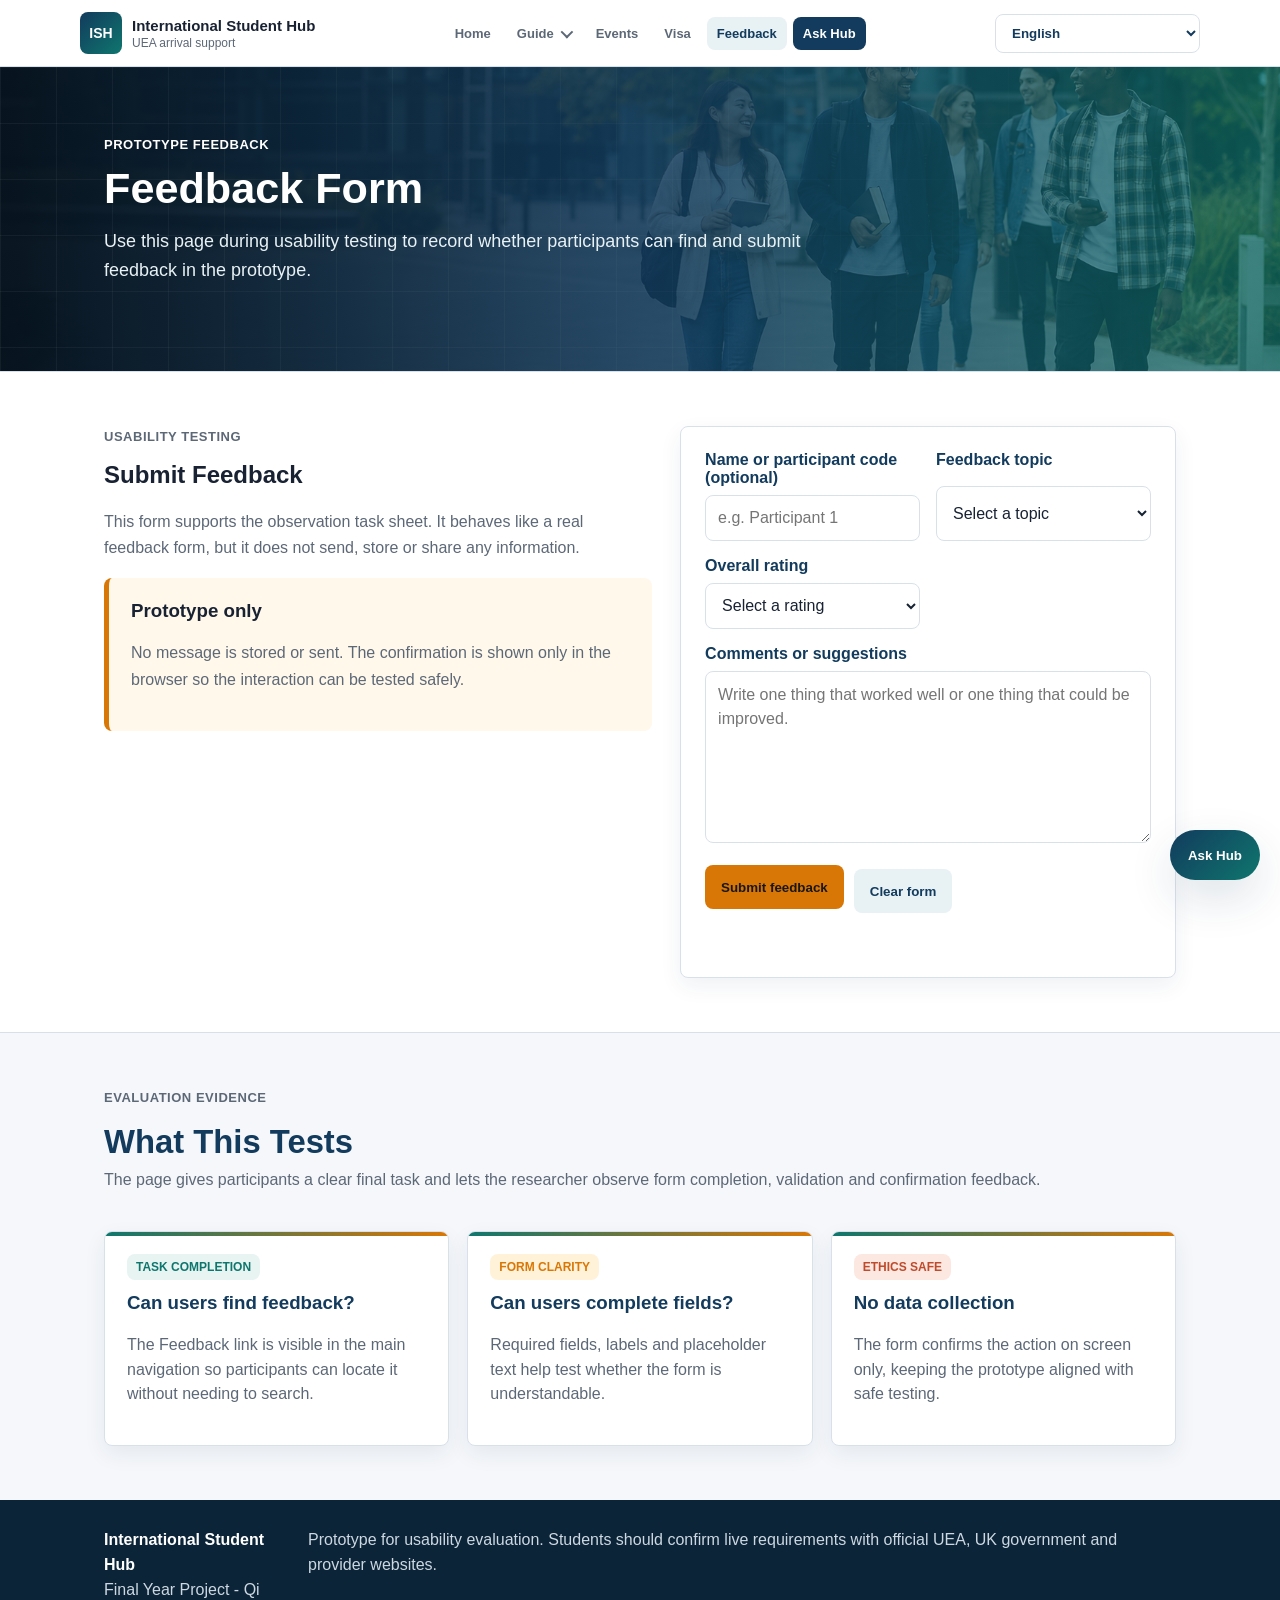
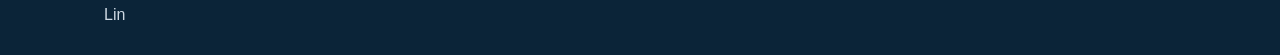
<file: feedback.html>
<!DOCTYPE html>
<html lang="en">
<head>
    <meta charset="UTF-8">
    <meta name="viewport" content="width=device-width, initial-scale=1.0">
    <title>Feedback - International Student Hub</title>
    <link rel="stylesheet" href="style.css">
</head>
<body>
<a class="skip-link" href="#main-content">Skip to main content</a>

<nav class="navbar" aria-label="Primary navigation">
    <div class="nav-inner">
        <a class="brand" href="index.html">
            <span class="brand-mark">ISH</span>
            <span>
                <strong>International Student Hub</strong>
                <small>UEA arrival support</small>
            </span>
        </a>

        <div class="nav-links">
            <a href="index.html">Home</a>
            <div class="nav-dropdown">
                <button class="nav-dropdown-toggle" type="button" aria-haspopup="true" aria-expanded="false">Guide</button>
                <div class="nav-dropdown-menu">
                    <a href="guide.html">New Student Guide</a>
                    <a href="accommodation.html">Accommodation</a>
                    <a href="banking.html">Banking</a>
                    <a href="transport.html">Transport</a>
                    <a href="map.html">Campus Map</a>
                    <a href="faq.html">FAQ</a>
                </div>
            </div>
            <a href="events.html">Events</a>
            <a href="visa.html">Visa</a>
            <a href="feedback.html">Feedback</a>
            <button class="nav-chat-link" type="button" data-chat-open>Ask Hub</button>
        </div>

        <div class="nav-actions">
            <select class="language-select" aria-label="Language preference">
                <option value="en">English</option>
                <option value="zh">Chinese</option>
                <option value="th">Thai (future work)</option>
                <option value="vi">Vietnamese (future work)</option>
            </select>
        </div>
    </div>
</nav>

<header class="page-hero">
    <div class="content-wrap">
        <span class="eyebrow">Prototype feedback</span>
        <h1>Feedback Form</h1>
        <p>Use this page during usability testing to record whether participants can find and submit feedback in the prototype.</p>
    </div>
</header>

<main id="main-content">
    <section class="content-band surface">
        <div class="content-wrap two-col">
            <div>
                <span class="eyebrow muted">Usability testing</span>
                <h2>Submit Feedback</h2>
                <p class="muted">This form supports the observation task sheet. It behaves like a real feedback form, but it does not send, store or share any information.</p>

                <div class="callout">
                    <h3>Prototype only</h3>
                    <p class="muted">No message is stored or sent. The confirmation is shown only in the browser so the interaction can be tested safely.</p>
                </div>
            </div>

            <form class="feedback-form" data-feedback-form novalidate>
                <div class="form-grid">
                    <label class="form-field" for="feedback-name">
                        <span>Name or participant code (optional)</span>
                        <input id="feedback-name" name="name" type="text" autocomplete="off" placeholder="e.g. Participant 1">
                    </label>

                    <label class="form-field" for="feedback-topic">
                        <span>Feedback topic</span>
                        <select id="feedback-topic" name="topic" required>
                            <option value="">Select a topic</option>
                            <option value="navigation">Navigation</option>
                            <option value="content">Information clarity</option>
                            <option value="design">Visual design</option>
                            <option value="language">Language support</option>
                            <option value="chatbot">Hub Assistant chatbot</option>
                        </select>
                    </label>

                    <label class="form-field" for="feedback-rating">
                        <span>Overall rating</span>
                        <select id="feedback-rating" name="rating" required>
                            <option value="">Select a rating</option>
                            <option value="5">5 - Very satisfied</option>
                            <option value="4">4 - Satisfied</option>
                            <option value="3">3 - Neutral</option>
                            <option value="2">2 - Unsatisfied</option>
                            <option value="1">1 - Very unsatisfied</option>
                        </select>
                    </label>

                    <label class="form-field form-field-wide" for="feedback-message">
                        <span>Comments or suggestions</span>
                        <textarea id="feedback-message" name="message" rows="6" required placeholder="Write one thing that worked well or one thing that could be improved."></textarea>
                    </label>
                </div>

                <div class="form-actions">
                    <button class="primary-link" type="submit">Submit feedback</button>
                    <button class="button-link secondary" type="reset">Clear form</button>
                </div>

                <p class="form-status" data-feedback-status role="status" aria-live="polite"></p>
            </form>
        </div>
    </section>

    <section class="content-band">
        <div class="content-wrap">
            <div class="section-heading">
                <div>
                    <span class="eyebrow muted">Evaluation evidence</span>
                    <h2>What This Tests</h2>
                    <p>The page gives participants a clear final task and lets the researcher observe form completion, validation and confirmation feedback.</p>
                </div>
            </div>

            <div class="grid">
                <article class="info-card">
                    <span class="badge">Task completion</span>
                    <h3>Can users find feedback?</h3>
                    <p>The Feedback link is visible in the main navigation so participants can locate it without needing to search.</p>
                </article>
                <article class="info-card">
                    <span class="badge amber">Form clarity</span>
                    <h3>Can users complete fields?</h3>
                    <p>Required fields, labels and placeholder text help test whether the form is understandable.</p>
                </article>
                <article class="info-card">
                    <span class="badge coral">Ethics safe</span>
                    <h3>No data collection</h3>
                    <p>The form confirms the action on screen only, keeping the prototype aligned with safe testing.</p>
                </article>
            </div>
        </div>
    </section>
</main>

<footer class="site-footer">
    <div class="footer-inner">
        <p><strong>International Student Hub</strong><br>Final Year Project - Qi Lin</p>
        <p>Prototype for usability evaluation. Students should confirm live requirements with official UEA, UK government and provider websites.</p>
    </div>
</footer>

<div class="toast" data-toast role="status" aria-live="polite"></div>
<script src="script.js"></script>
</body>
</html>
</file>
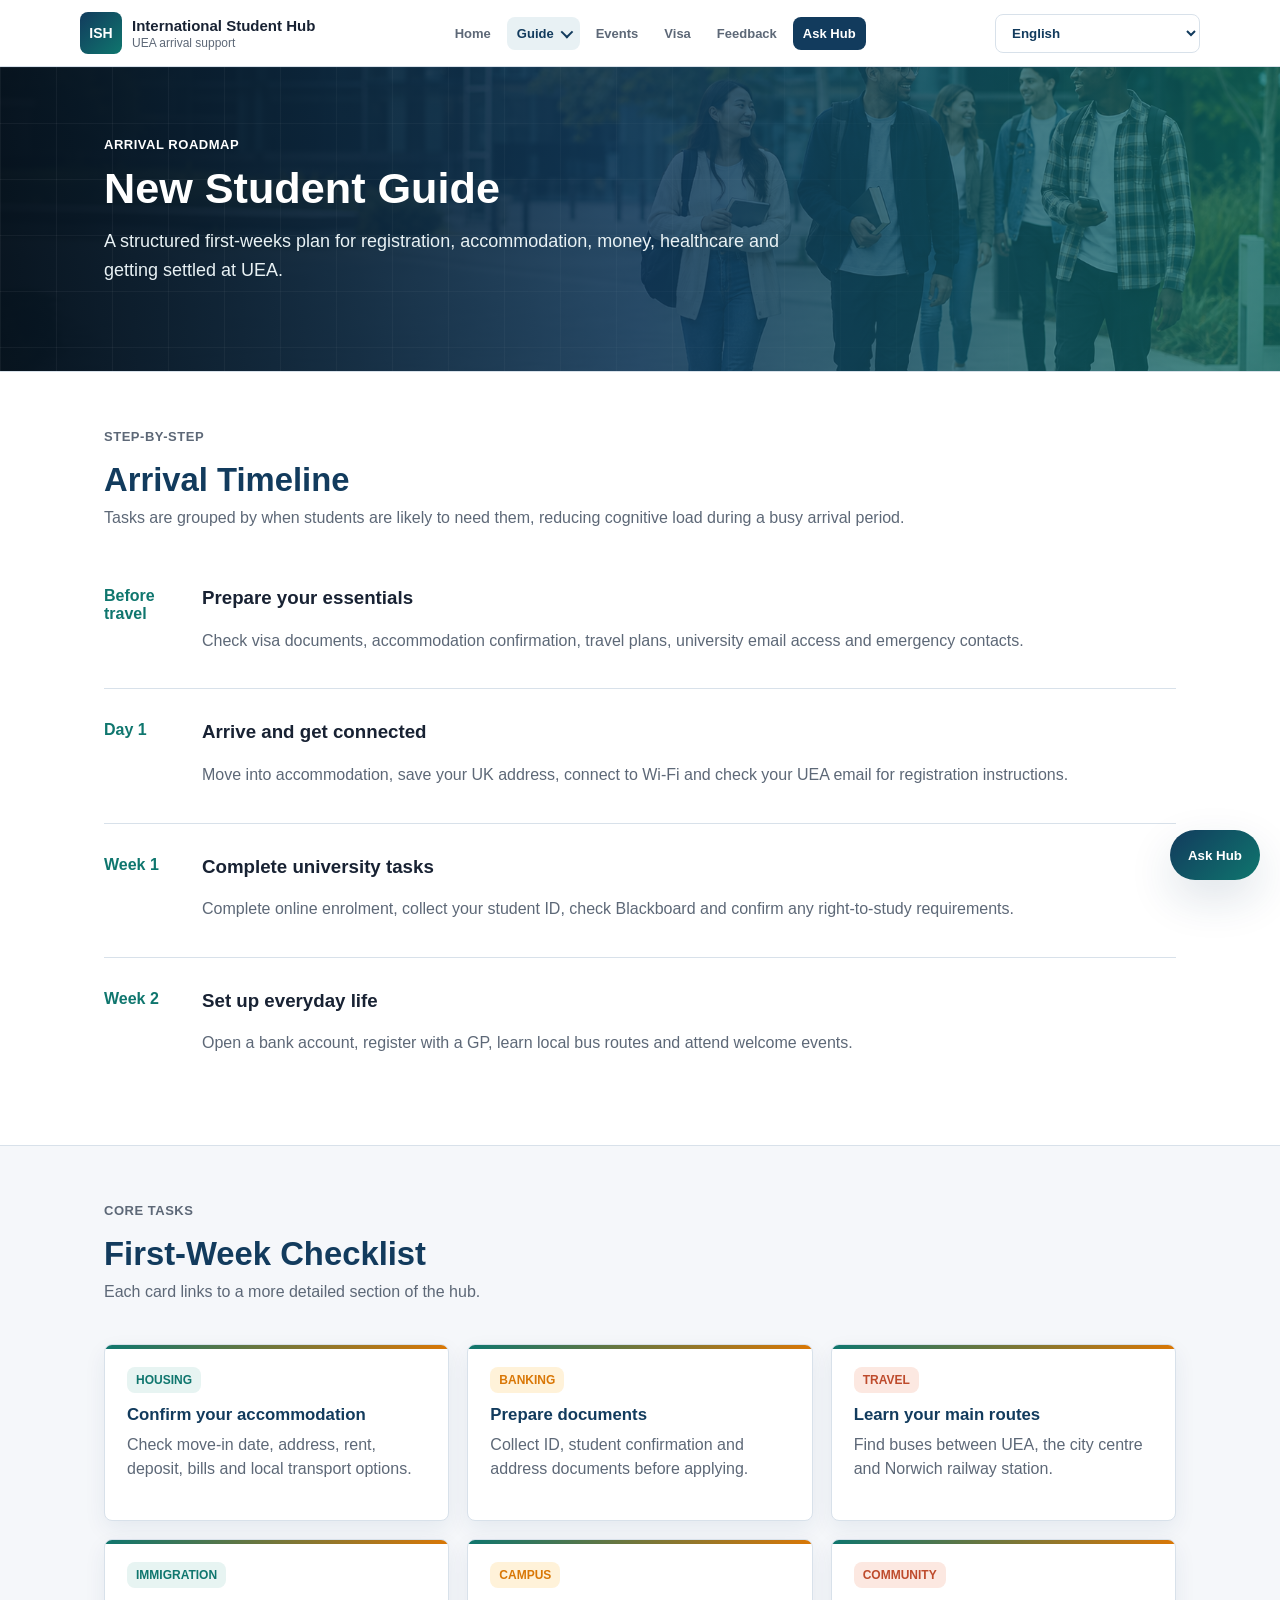
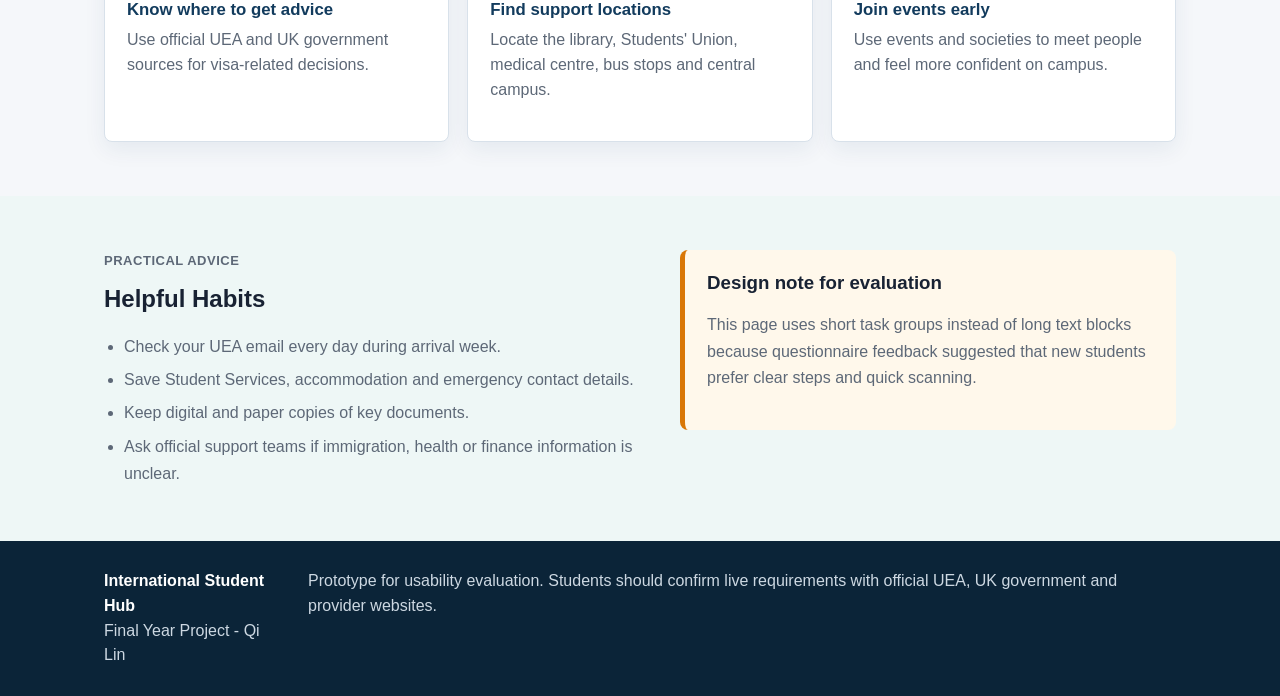
<file: guide.html>
<!DOCTYPE html>
<html lang="en">
<head>
    <meta charset="UTF-8">
    <meta name="viewport" content="width=device-width, initial-scale=1.0">
    <title>New Student Guide - International Student Hub</title>
    <link rel="stylesheet" href="style.css">
</head>
<body>
<a class="skip-link" href="#main-content">Skip to main content</a>

<nav class="navbar" aria-label="Primary navigation">
    <div class="nav-inner">
        <a class="brand" href="index.html">
            <span class="brand-mark">ISH</span>
            <span>
                <strong>International Student Hub</strong>
                <small>UEA arrival support</small>
            </span>
        </a>

        <div class="nav-links">
            <a href="index.html">Home</a>
            <div class="nav-dropdown">
                <button class="nav-dropdown-toggle" type="button" aria-haspopup="true" aria-expanded="false">Guide</button>
                <div class="nav-dropdown-menu">
                    <a href="guide.html">New Student Guide</a>
                    <a href="accommodation.html">Accommodation</a>
                    <a href="banking.html">Banking</a>
                    <a href="transport.html">Transport</a>
                    <a href="map.html">Campus Map</a>
                    <a href="faq.html">FAQ</a>
                </div>
            </div>
            <a href="events.html">Events</a>
            <a href="visa.html">Visa</a>
            <a href="feedback.html">Feedback</a>
            <button class="nav-chat-link" type="button" data-chat-open>Ask Hub</button>
        </div>

        <div class="nav-actions">
            <select class="language-select" aria-label="Language preference">
                <option value="en">English</option>
                <option value="zh">Chinese</option>
                <option value="th">Thai (future work)</option>
                <option value="vi">Vietnamese (future work)</option>
            </select>
        </div>
    </div>
</nav>

<header class="page-hero">
    <div class="content-wrap">
        <span class="eyebrow">Arrival roadmap</span>
        <h1>New Student Guide</h1>
        <p>A structured first-weeks plan for registration, accommodation, money, healthcare and getting settled at UEA.</p>
    </div>
</header>

<main id="main-content">
    <section class="content-band surface">
        <div class="content-wrap">
            <div class="section-heading">
                <div>
                    <span class="eyebrow muted">Step-by-step</span>
                    <h2>Arrival Timeline</h2>
                    <p>Tasks are grouped by when students are likely to need them, reducing cognitive load during a busy arrival period.</p>
                </div>
            </div>

            <div class="timeline">
                <div class="timeline-item">
                    <div class="when">Before travel</div>
                    <div>
                        <h3>Prepare your essentials</h3>
                        <p class="muted">Check visa documents, accommodation confirmation, travel plans, university email access and emergency contacts.</p>
                    </div>
                </div>
                <div class="timeline-item">
                    <div class="when">Day 1</div>
                    <div>
                        <h3>Arrive and get connected</h3>
                        <p class="muted">Move into accommodation, save your UK address, connect to Wi-Fi and check your UEA email for registration instructions.</p>
                    </div>
                </div>
                <div class="timeline-item">
                    <div class="when">Week 1</div>
                    <div>
                        <h3>Complete university tasks</h3>
                        <p class="muted">Complete online enrolment, collect your student ID, check Blackboard and confirm any right-to-study requirements.</p>
                    </div>
                </div>
                <div class="timeline-item">
                    <div class="when">Week 2</div>
                    <div>
                        <h3>Set up everyday life</h3>
                        <p class="muted">Open a bank account, register with a GP, learn local bus routes and attend welcome events.</p>
                    </div>
                </div>
            </div>
        </div>
    </section>

    <section class="content-band">
        <div class="content-wrap">
            <div class="section-heading">
                <div>
                    <span class="eyebrow muted">Core tasks</span>
                    <h2>First-Week Checklist</h2>
                    <p>Each card links to a more detailed section of the hub.</p>
                </div>
            </div>

            <div class="grid">
                <a class="card" href="accommodation.html">
                    <span class="card-label">Housing</span>
                    <strong>Confirm your accommodation</strong>
                    <p>Check move-in date, address, rent, deposit, bills and local transport options.</p>
                </a>
                <a class="card" href="banking.html">
                    <span class="card-label amber">Banking</span>
                    <strong>Prepare documents</strong>
                    <p>Collect ID, student confirmation and address documents before applying.</p>
                </a>
                <a class="card" href="transport.html">
                    <span class="card-label coral">Travel</span>
                    <strong>Learn your main routes</strong>
                    <p>Find buses between UEA, the city centre and Norwich railway station.</p>
                </a>
                <a class="card" href="visa.html">
                    <span class="card-label">Immigration</span>
                    <strong>Know where to get advice</strong>
                    <p>Use official UEA and UK government sources for visa-related decisions.</p>
                </a>
                <a class="card" href="map.html">
                    <span class="card-label amber">Campus</span>
                    <strong>Find support locations</strong>
                    <p>Locate the library, Students' Union, medical centre, bus stops and central campus.</p>
                </a>
                <a class="card" href="events.html">
                    <span class="card-label coral">Community</span>
                    <strong>Join events early</strong>
                    <p>Use events and societies to meet people and feel more confident on campus.</p>
                </a>
            </div>
        </div>
    </section>

    <section class="content-band tint">
        <div class="content-wrap two-col">
            <div>
                <span class="eyebrow muted">Practical advice</span>
                <h2>Helpful Habits</h2>
                <ul>
                    <li>Check your UEA email every day during arrival week.</li>
                    <li>Save Student Services, accommodation and emergency contact details.</li>
                    <li>Keep digital and paper copies of key documents.</li>
                    <li>Ask official support teams if immigration, health or finance information is unclear.</li>
                </ul>
            </div>
            <div class="callout">
                <h3>Design note for evaluation</h3>
                <p class="muted">This page uses short task groups instead of long text blocks because questionnaire feedback suggested that new students prefer clear steps and quick scanning.</p>
            </div>
        </div>
    </section>
</main>

<footer class="site-footer">
    <div class="footer-inner">
        <p><strong>International Student Hub</strong><br>Final Year Project - Qi Lin</p>
        <p>Prototype for usability evaluation. Students should confirm live requirements with official UEA, UK government and provider websites.</p>
    </div>
</footer>

<div class="toast" data-toast role="status" aria-live="polite"></div>
<script src="script.js"></script>
</body>
</html>
</file>
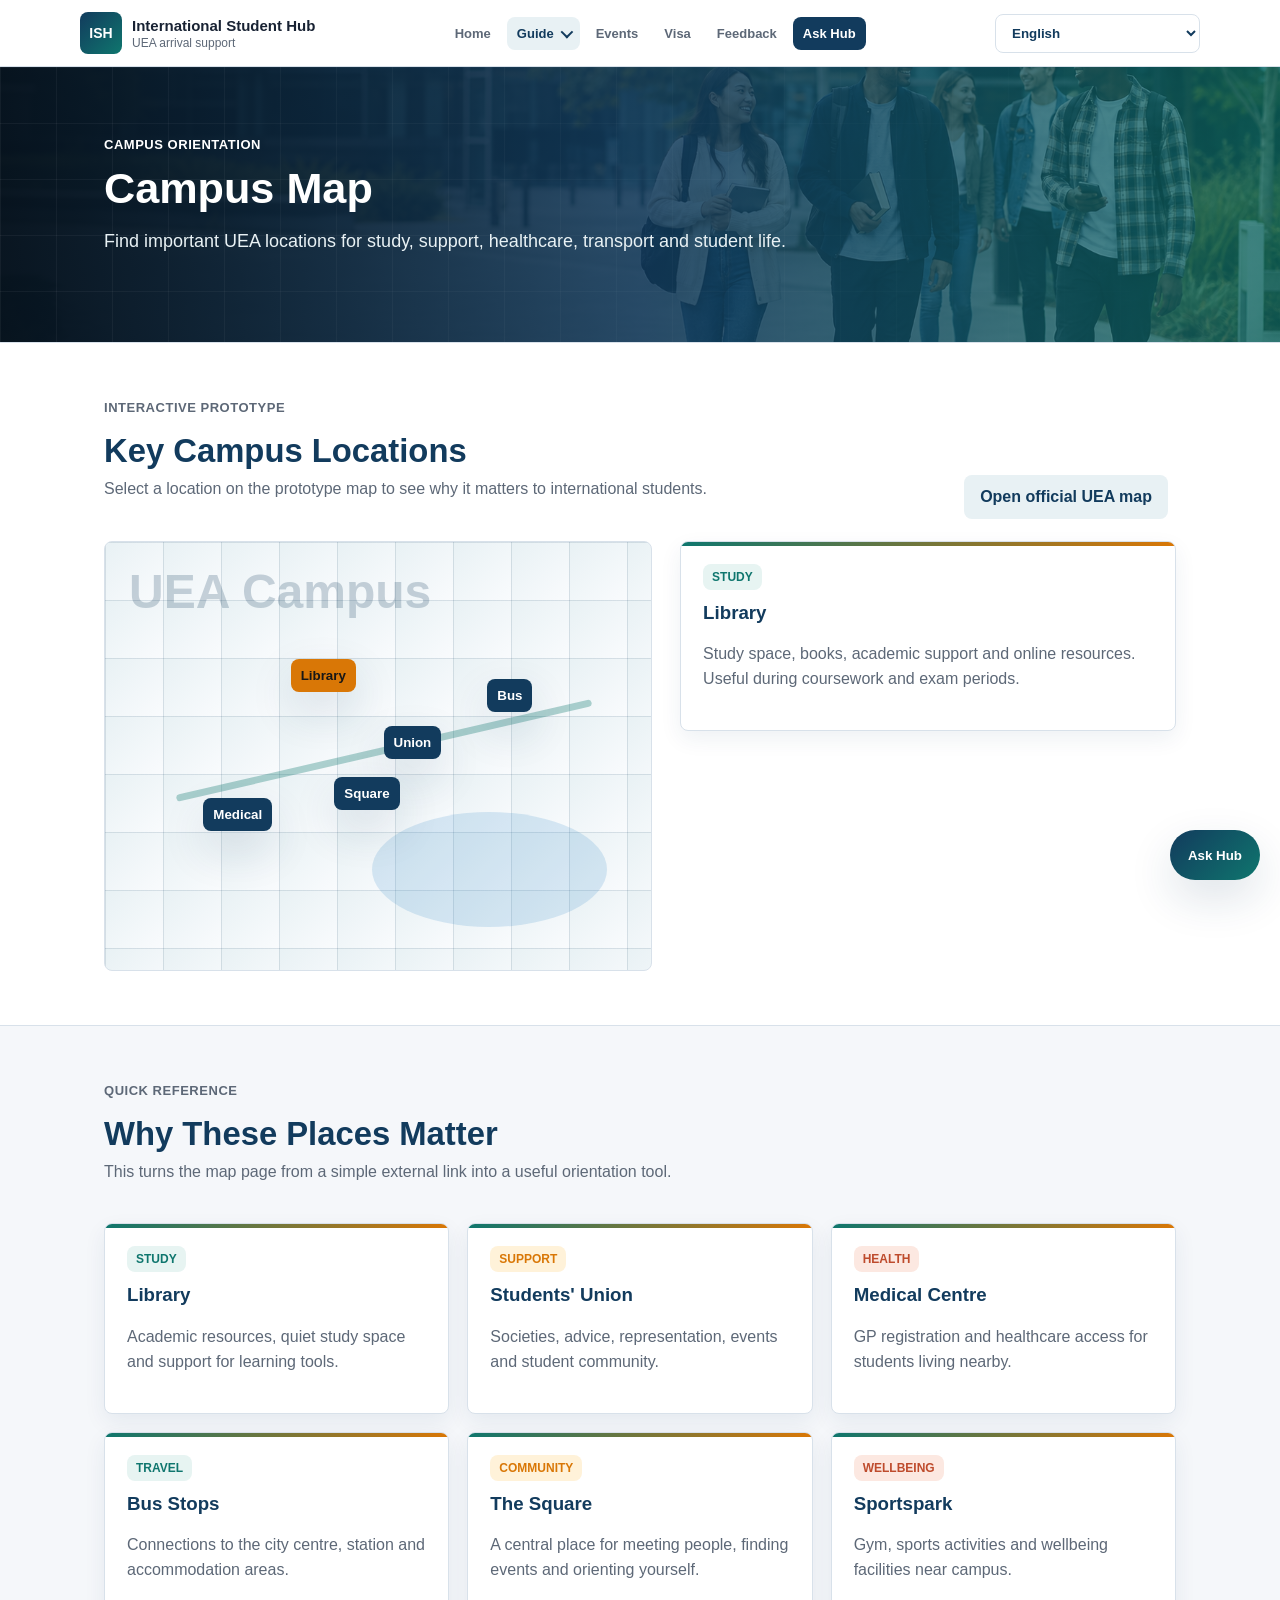
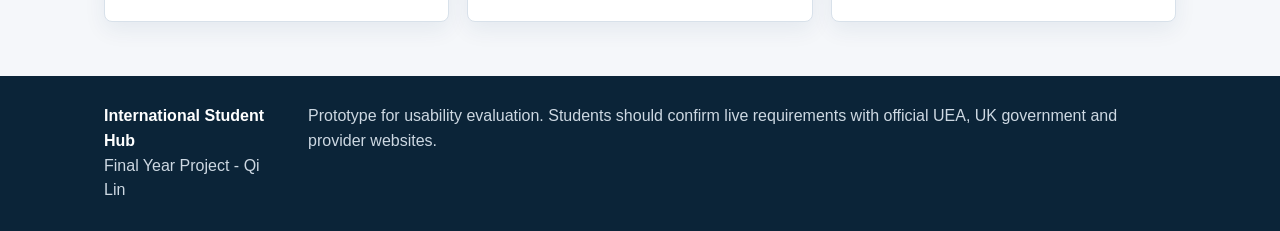
<file: map.html>
<!DOCTYPE html>
<html lang="en">
<head>
    <meta charset="UTF-8">
    <meta name="viewport" content="width=device-width, initial-scale=1.0">
    <title>Campus Map - International Student Hub</title>
    <link rel="stylesheet" href="style.css">
</head>
<body>
<a class="skip-link" href="#main-content">Skip to main content</a>

<nav class="navbar" aria-label="Primary navigation">
    <div class="nav-inner">
        <a class="brand" href="index.html">
            <span class="brand-mark">ISH</span>
            <span>
                <strong>International Student Hub</strong>
                <small>UEA arrival support</small>
            </span>
        </a>

        <div class="nav-links">
            <a href="index.html">Home</a>
            <div class="nav-dropdown">
                <button class="nav-dropdown-toggle" type="button" aria-haspopup="true" aria-expanded="false">Guide</button>
                <div class="nav-dropdown-menu">
                    <a href="guide.html">New Student Guide</a>
                    <a href="accommodation.html">Accommodation</a>
                    <a href="banking.html">Banking</a>
                    <a href="transport.html">Transport</a>
                    <a href="map.html">Campus Map</a>
                    <a href="faq.html">FAQ</a>
                </div>
            </div>
            <a href="events.html">Events</a>
            <a href="visa.html">Visa</a>
            <a href="feedback.html">Feedback</a>
            <button class="nav-chat-link" type="button" data-chat-open>Ask Hub</button>
        </div>

        <div class="nav-actions">
            <select class="language-select" aria-label="Language preference">
                <option value="en">English</option>
                <option value="zh">Chinese</option>
                <option value="th">Thai (future work)</option>
                <option value="vi">Vietnamese (future work)</option>
            </select>
        </div>
    </div>
</nav>

<header class="page-hero">
    <div class="content-wrap">
        <span class="eyebrow">Campus orientation</span>
        <h1>Campus Map</h1>
        <p>Find important UEA locations for study, support, healthcare, transport and student life.</p>
    </div>
</header>

<main id="main-content">
    <section class="content-band surface">
        <div class="content-wrap">
            <div class="section-heading">
                <div>
                    <span class="eyebrow muted">Interactive prototype</span>
                    <h2>Key Campus Locations</h2>
                    <p>Select a location on the prototype map to see why it matters to international students.</p>
                </div>
                <a class="button-link secondary" href="https://www.uea.ac.uk/about/campus-map" target="_blank" rel="noopener">Open official UEA map</a>
            </div>

            <div class="two-col">
                <div class="campus-map" data-campus-map aria-label="Prototype campus map">
                    <div class="map-route" aria-hidden="true"></div>
                    <div class="map-water" aria-hidden="true"></div>
                    <button class="map-pin pin-library active" type="button" data-type="Study" data-title="Library" data-description="Study space, books, academic support and online resources. Useful during coursework and exam periods.">Library</button>
                    <button class="map-pin pin-union" type="button" data-type="Student life" data-title="Students' Union" data-description="Events, societies, student advice, representation and community activities.">Union</button>
                    <button class="map-pin pin-medical" type="button" data-type="Healthcare" data-title="UEA Medical Centre" data-description="GP registration and healthcare support for students living in the local area.">Medical</button>
                    <button class="map-pin pin-bus" type="button" data-type="Transport" data-title="Bus Stops" data-description="Use bus stops for journeys between UEA, Norwich city centre and Norwich railway station.">Bus</button>
                    <button class="map-pin pin-square" type="button" data-type="Campus centre" data-title="The Square" data-description="Central campus meeting area near food, events and key university spaces.">Square</button>
                </div>

                <article class="location-card map-detail" data-map-detail>
                    <span class="badge">Study</span>
                    <h3>Library</h3>
                    <p>Study space, books, academic support and online resources. Useful during coursework and exam periods.</p>
                </article>
            </div>
        </div>
    </section>

    <section class="content-band">
        <div class="content-wrap">
            <div class="section-heading">
                <div>
                    <span class="eyebrow muted">Quick reference</span>
                    <h2>Why These Places Matter</h2>
                    <p>This turns the map page from a simple external link into a useful orientation tool.</p>
                </div>
            </div>

            <div class="grid">
                <article class="info-card">
                    <span class="badge">Study</span>
                    <h3>Library</h3>
                    <p>Academic resources, quiet study space and support for learning tools.</p>
                </article>
                <article class="info-card">
                    <span class="badge amber">Support</span>
                    <h3>Students' Union</h3>
                    <p>Societies, advice, representation, events and student community.</p>
                </article>
                <article class="info-card">
                    <span class="badge coral">Health</span>
                    <h3>Medical Centre</h3>
                    <p>GP registration and healthcare access for students living nearby.</p>
                </article>
                <article class="info-card">
                    <span class="badge">Travel</span>
                    <h3>Bus Stops</h3>
                    <p>Connections to the city centre, station and accommodation areas.</p>
                </article>
                <article class="info-card">
                    <span class="badge amber">Community</span>
                    <h3>The Square</h3>
                    <p>A central place for meeting people, finding events and orienting yourself.</p>
                </article>
                <article class="info-card">
                    <span class="badge coral">Wellbeing</span>
                    <h3>Sportspark</h3>
                    <p>Gym, sports activities and wellbeing facilities near campus.</p>
                </article>
            </div>
        </div>
    </section>
</main>

<footer class="site-footer">
    <div class="footer-inner">
        <p><strong>International Student Hub</strong><br>Final Year Project - Qi Lin</p>
        <p>Prototype for usability evaluation. Students should confirm live requirements with official UEA, UK government and provider websites.</p>
    </div>
</footer>

<div class="toast" data-toast role="status" aria-live="polite"></div>
<script src="script.js"></script>
</body>
</html>
</file>
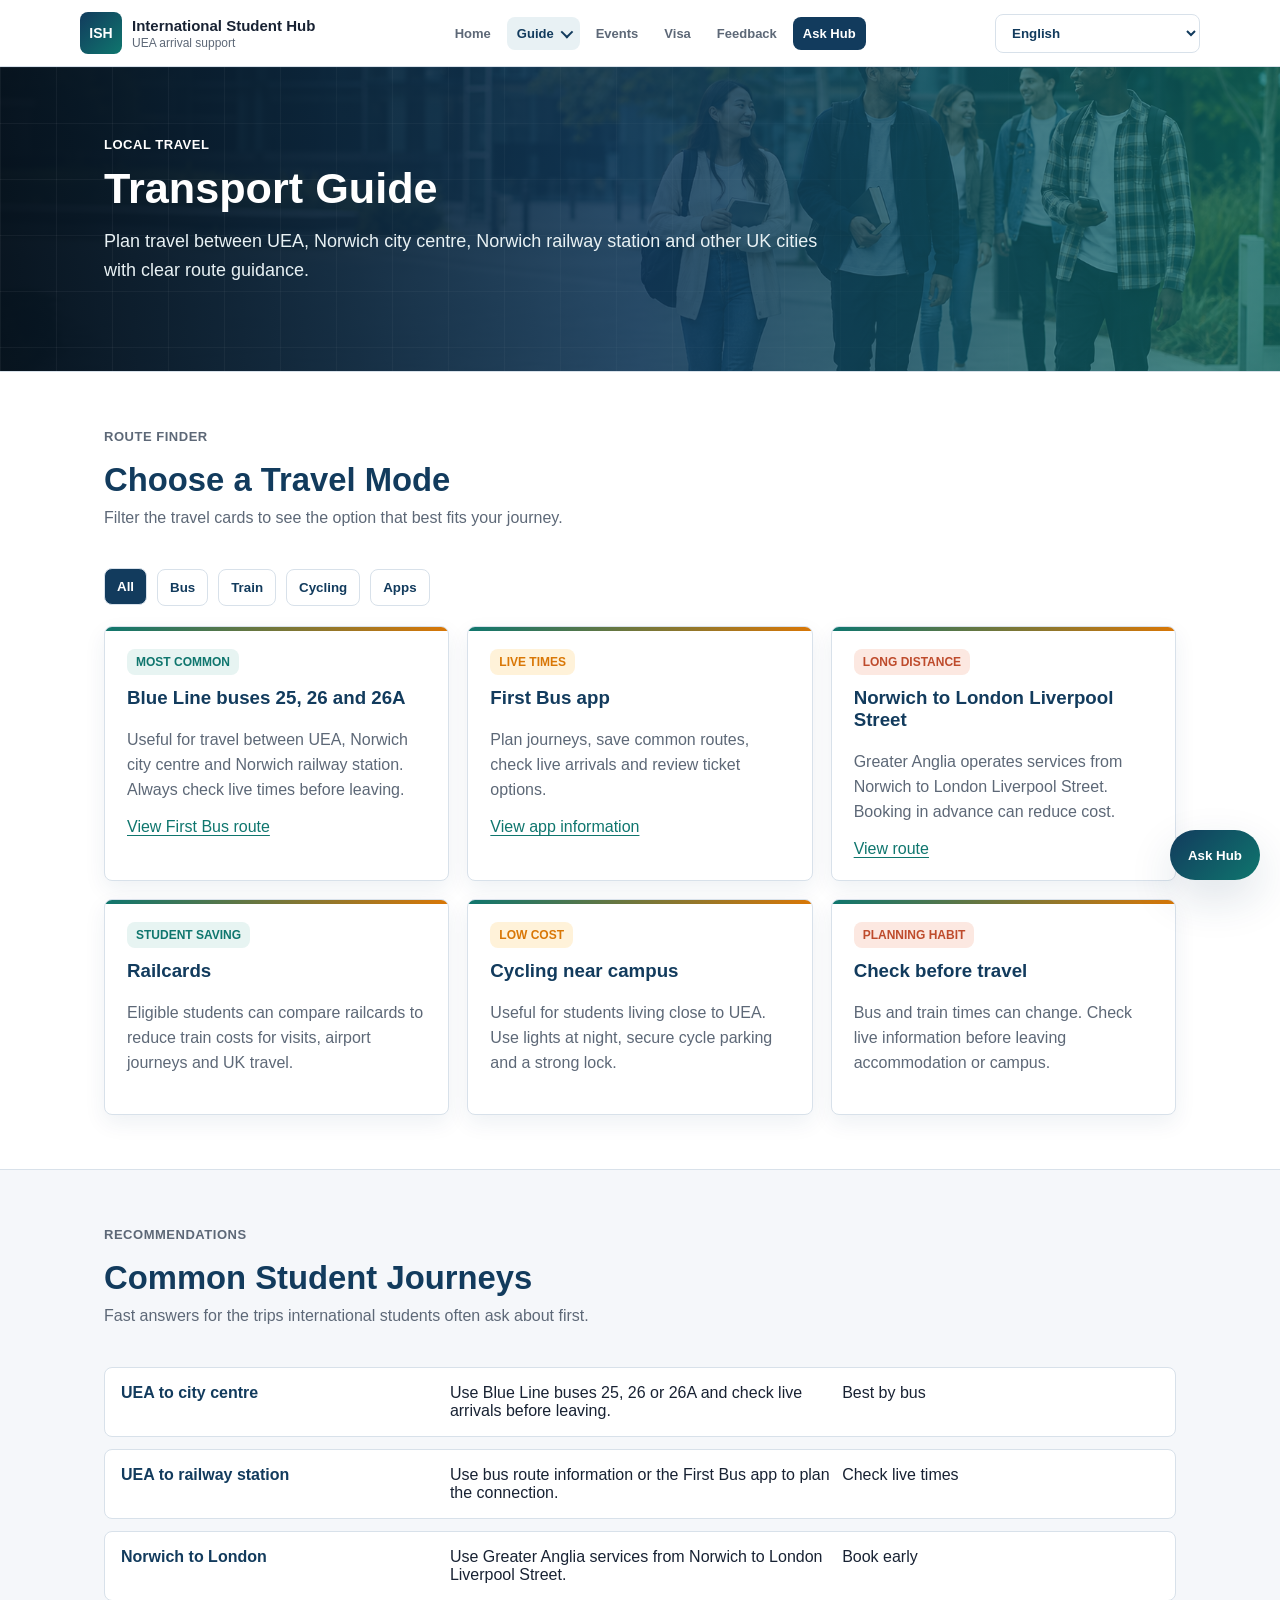
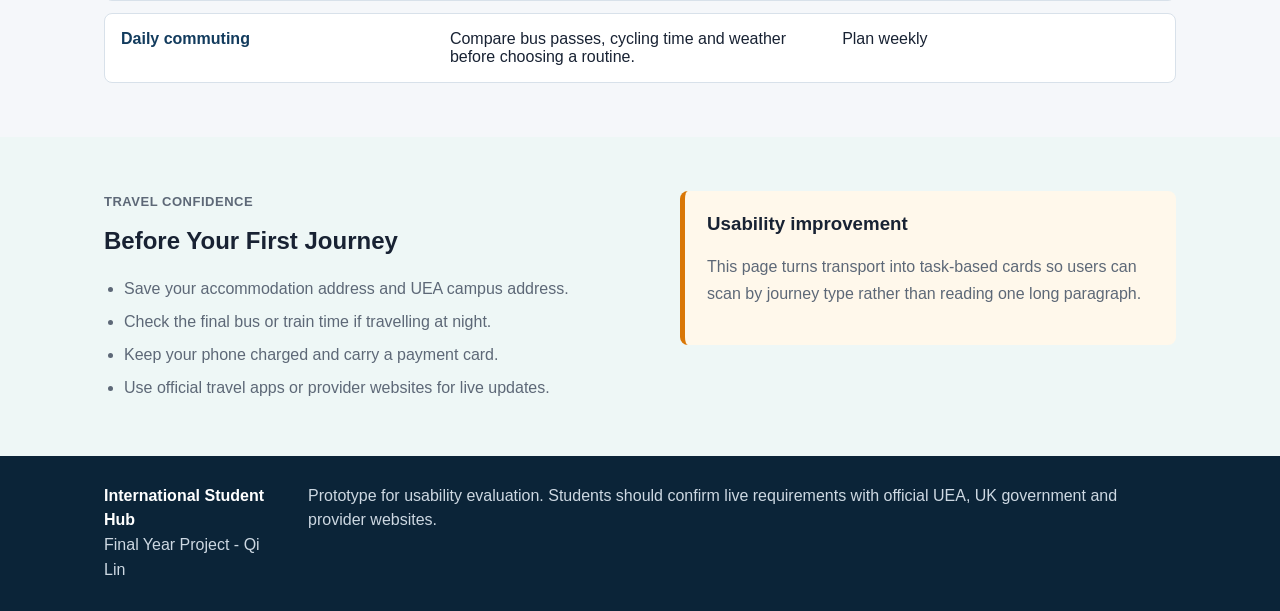
<file: transport.html>
<!DOCTYPE html>
<html lang="en">
<head>
    <meta charset="UTF-8">
    <meta name="viewport" content="width=device-width, initial-scale=1.0">
    <title>Transport Guide - International Student Hub</title>
    <link rel="stylesheet" href="style.css">
</head>
<body>
<a class="skip-link" href="#main-content">Skip to main content</a>

<nav class="navbar" aria-label="Primary navigation">
    <div class="nav-inner">
        <a class="brand" href="index.html">
            <span class="brand-mark">ISH</span>
            <span>
                <strong>International Student Hub</strong>
                <small>UEA arrival support</small>
            </span>
        </a>

        <div class="nav-links">
            <a href="index.html">Home</a>
            <div class="nav-dropdown">
                <button class="nav-dropdown-toggle" type="button" aria-haspopup="true" aria-expanded="false">Guide</button>
                <div class="nav-dropdown-menu">
                    <a href="guide.html">New Student Guide</a>
                    <a href="accommodation.html">Accommodation</a>
                    <a href="banking.html">Banking</a>
                    <a href="transport.html">Transport</a>
                    <a href="map.html">Campus Map</a>
                    <a href="faq.html">FAQ</a>
                </div>
            </div>
            <a href="events.html">Events</a>
            <a href="visa.html">Visa</a>
            <a href="feedback.html">Feedback</a>
            <button class="nav-chat-link" type="button" data-chat-open>Ask Hub</button>
        </div>

        <div class="nav-actions">
            <select class="language-select" aria-label="Language preference">
                <option value="en">English</option>
                <option value="zh">Chinese</option>
                <option value="th">Thai (future work)</option>
                <option value="vi">Vietnamese (future work)</option>
            </select>
        </div>
    </div>
</nav>

<header class="page-hero">
    <div class="content-wrap">
        <span class="eyebrow">Local travel</span>
        <h1>Transport Guide</h1>
        <p>Plan travel between UEA, Norwich city centre, Norwich railway station and other UK cities with clear route guidance.</p>
    </div>
</header>

<main id="main-content">
    <section class="content-band surface filter-section">
        <div class="content-wrap">
            <div class="section-heading">
                <div>
                    <span class="eyebrow muted">Route finder</span>
                    <h2>Choose a Travel Mode</h2>
                    <p>Filter the travel cards to see the option that best fits your journey.</p>
                </div>
            </div>

            <div class="filter-bar" aria-label="Transport filters">
                <button class="filter-chip active" type="button" data-filter="all">All</button>
                <button class="filter-chip" type="button" data-filter="bus">Bus</button>
                <button class="filter-chip" type="button" data-filter="train">Train</button>
                <button class="filter-chip" type="button" data-filter="cycling">Cycling</button>
                <button class="filter-chip" type="button" data-filter="apps">Apps</button>
            </div>

            <div class="card-grid">
                <article class="option-card" data-category="bus apps">
                    <span class="badge">Most common</span>
                    <h3>Blue Line buses 25, 26 and 26A</h3>
                    <p>Useful for travel between UEA, Norwich city centre and Norwich railway station. Always check live times before leaving.</p>
                    <a href="https://www.firstbus.co.uk/norfolk-suffolk/routes-and-maps/network-norwich/blue-line-2526" target="_blank" rel="noopener">View First Bus route</a>
                </article>

                <article class="option-card" data-category="apps bus">
                    <span class="badge amber">Live times</span>
                    <h3>First Bus app</h3>
                    <p>Plan journeys, save common routes, check live arrivals and review ticket options.</p>
                    <a href="https://www.firstbus.co.uk/buy-tickets/ways-pay/first-bus-app" target="_blank" rel="noopener">View app information</a>
                </article>

                <article class="option-card" data-category="train apps">
                    <span class="badge coral">Long distance</span>
                    <h3>Norwich to London Liverpool Street</h3>
                    <p>Greater Anglia operates services from Norwich to London Liverpool Street. Booking in advance can reduce cost.</p>
                    <a href="https://www.greateranglia.co.uk/train-times/norwich-to-london-liverpool-street" target="_blank" rel="noopener">View route</a>
                </article>

                <article class="option-card" data-category="train">
                    <span class="badge">Student saving</span>
                    <h3>Railcards</h3>
                    <p>Eligible students can compare railcards to reduce train costs for visits, airport journeys and UK travel.</p>
                </article>

                <article class="option-card" data-category="cycling">
                    <span class="badge amber">Low cost</span>
                    <h3>Cycling near campus</h3>
                    <p>Useful for students living close to UEA. Use lights at night, secure cycle parking and a strong lock.</p>
                </article>

                <article class="option-card" data-category="bus train apps">
                    <span class="badge coral">Planning habit</span>
                    <h3>Check before travel</h3>
                    <p>Bus and train times can change. Check live information before leaving accommodation or campus.</p>
                </article>
            </div>
        </div>
    </section>

    <section class="content-band">
        <div class="content-wrap">
            <div class="section-heading">
                <div>
                    <span class="eyebrow muted">Recommendations</span>
                    <h2>Common Student Journeys</h2>
                    <p>Fast answers for the trips international students often ask about first.</p>
                </div>
            </div>

            <div class="compare-list">
                <div class="compare-row">
                    <strong>UEA to city centre</strong>
                    <span>Use Blue Line buses 25, 26 or 26A and check live arrivals before leaving.</span>
                    <span>Best by bus</span>
                </div>
                <div class="compare-row">
                    <strong>UEA to railway station</strong>
                    <span>Use bus route information or the First Bus app to plan the connection.</span>
                    <span>Check live times</span>
                </div>
                <div class="compare-row">
                    <strong>Norwich to London</strong>
                    <span>Use Greater Anglia services from Norwich to London Liverpool Street.</span>
                    <span>Book early</span>
                </div>
                <div class="compare-row">
                    <strong>Daily commuting</strong>
                    <span>Compare bus passes, cycling time and weather before choosing a routine.</span>
                    <span>Plan weekly</span>
                </div>
            </div>
        </div>
    </section>

    <section class="content-band tint">
        <div class="content-wrap two-col">
            <div>
                <span class="eyebrow muted">Travel confidence</span>
                <h2>Before Your First Journey</h2>
                <ul>
                    <li>Save your accommodation address and UEA campus address.</li>
                    <li>Check the final bus or train time if travelling at night.</li>
                    <li>Keep your phone charged and carry a payment card.</li>
                    <li>Use official travel apps or provider websites for live updates.</li>
                </ul>
            </div>
            <div class="callout">
                <h3>Usability improvement</h3>
                <p class="muted">This page turns transport into task-based cards so users can scan by journey type rather than reading one long paragraph.</p>
            </div>
        </div>
    </section>
</main>

<footer class="site-footer">
    <div class="footer-inner">
        <p><strong>International Student Hub</strong><br>Final Year Project - Qi Lin</p>
        <p>Prototype for usability evaluation. Students should confirm live requirements with official UEA, UK government and provider websites.</p>
    </div>
</footer>

<div class="toast" data-toast role="status" aria-live="polite"></div>
<script src="script.js"></script>
</body>
</html>
</file>
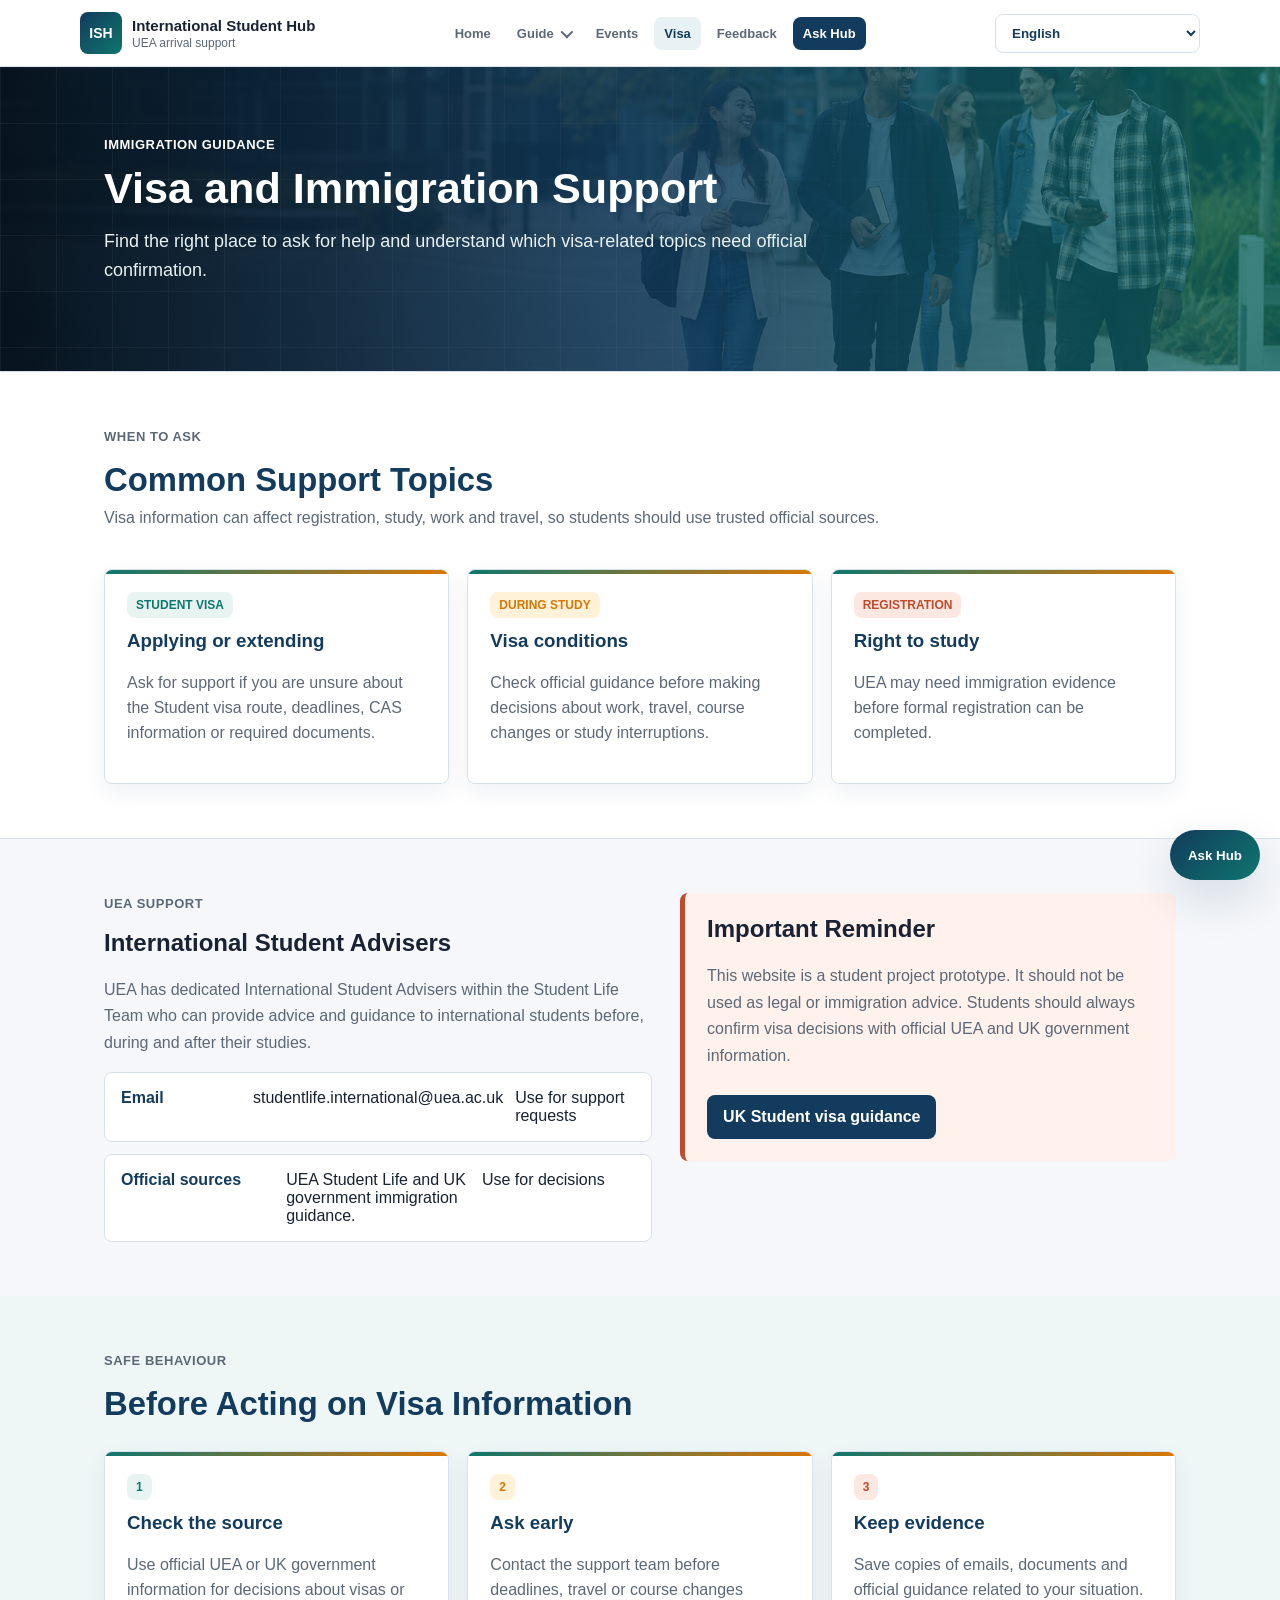
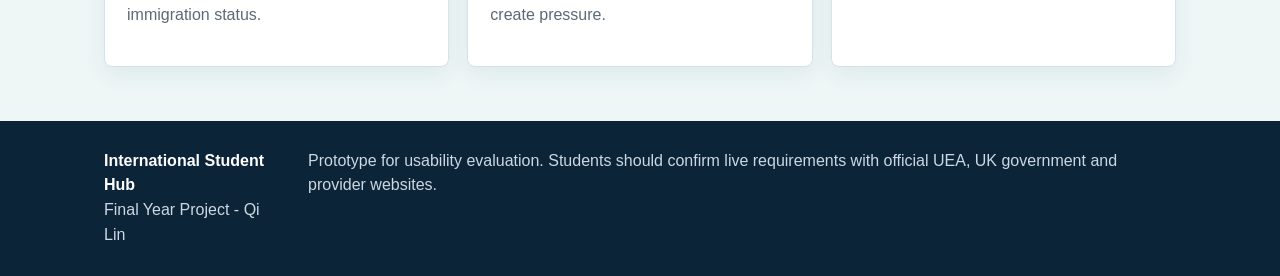
<file: visa.html>
<!DOCTYPE html>
<html lang="en">
<head>
    <meta charset="UTF-8">
    <meta name="viewport" content="width=device-width, initial-scale=1.0">
    <title>Visa Support - International Student Hub</title>
    <link rel="stylesheet" href="style.css">
</head>
<body>
<a class="skip-link" href="#main-content">Skip to main content</a>

<nav class="navbar" aria-label="Primary navigation">
    <div class="nav-inner">
        <a class="brand" href="index.html">
            <span class="brand-mark">ISH</span>
            <span>
                <strong>International Student Hub</strong>
                <small>UEA arrival support</small>
            </span>
        </a>

        <div class="nav-links">
            <a href="index.html">Home</a>
            <div class="nav-dropdown">
                <button class="nav-dropdown-toggle" type="button" aria-haspopup="true" aria-expanded="false">Guide</button>
                <div class="nav-dropdown-menu">
                    <a href="guide.html">New Student Guide</a>
                    <a href="accommodation.html">Accommodation</a>
                    <a href="banking.html">Banking</a>
                    <a href="transport.html">Transport</a>
                    <a href="map.html">Campus Map</a>
                    <a href="faq.html">FAQ</a>
                </div>
            </div>
            <a href="events.html">Events</a>
            <a href="visa.html">Visa</a>
            <a href="feedback.html">Feedback</a>
            <button class="nav-chat-link" type="button" data-chat-open>Ask Hub</button>
        </div>

        <div class="nav-actions">
            <select class="language-select" aria-label="Language preference">
                <option value="en">English</option>
                <option value="zh">Chinese</option>
                <option value="th">Thai (future work)</option>
                <option value="vi">Vietnamese (future work)</option>
            </select>
        </div>
    </div>
</nav>

<header class="page-hero">
    <div class="content-wrap">
        <span class="eyebrow">Immigration guidance</span>
        <h1>Visa and Immigration Support</h1>
        <p>Find the right place to ask for help and understand which visa-related topics need official confirmation.</p>
    </div>
</header>

<main id="main-content">
    <section class="content-band surface">
        <div class="content-wrap">
            <div class="section-heading">
                <div>
                    <span class="eyebrow muted">When to ask</span>
                    <h2>Common Support Topics</h2>
                    <p>Visa information can affect registration, study, work and travel, so students should use trusted official sources.</p>
                </div>
            </div>

            <div class="grid">
                <article class="info-card">
                    <span class="badge">Student visa</span>
                    <h3>Applying or extending</h3>
                    <p>Ask for support if you are unsure about the Student visa route, deadlines, CAS information or required documents.</p>
                </article>
                <article class="info-card">
                    <span class="badge amber">During study</span>
                    <h3>Visa conditions</h3>
                    <p>Check official guidance before making decisions about work, travel, course changes or study interruptions.</p>
                </article>
                <article class="info-card">
                    <span class="badge coral">Registration</span>
                    <h3>Right to study</h3>
                    <p>UEA may need immigration evidence before formal registration can be completed.</p>
                </article>
            </div>
        </div>
    </section>

    <section class="content-band">
        <div class="content-wrap two-col">
            <div>
                <span class="eyebrow muted">UEA support</span>
                <h2>International Student Advisers</h2>
                <p class="muted">UEA has dedicated International Student Advisers within the Student Life Team who can provide advice and guidance to international students before, during and after their studies.</p>
                <div class="compare-list">
                    <div class="compare-row">
                        <strong>Email</strong>
                        <span>studentlife.international@uea.ac.uk</span>
                        <span>Use for support requests</span>
                    </div>
                    <div class="compare-row">
                        <strong>Official sources</strong>
                        <span>UEA Student Life and UK government immigration guidance.</span>
                        <span>Use for decisions</span>
                    </div>
                </div>
            </div>

            <div class="callout critical">
                <h2>Important Reminder</h2>
                <p class="muted">This website is a student project prototype. It should not be used as legal or immigration advice. Students should always confirm visa decisions with official UEA and UK government information.</p>
                <div class="quick-links">
                    <a class="button-link" href="https://www.gov.uk/student-visa" target="_blank" rel="noopener">UK Student visa guidance</a>
                </div>
            </div>
        </div>
    </section>

    <section class="content-band tint">
        <div class="content-wrap">
            <div class="section-heading">
                <div>
                    <span class="eyebrow muted">Safe behaviour</span>
                    <h2>Before Acting on Visa Information</h2>
                </div>
            </div>

            <div class="grid">
                <article class="step-card">
                    <span class="badge">1</span>
                    <h3>Check the source</h3>
                    <p>Use official UEA or UK government information for decisions about visas or immigration status.</p>
                </article>
                <article class="step-card">
                    <span class="badge amber">2</span>
                    <h3>Ask early</h3>
                    <p>Contact the support team before deadlines, travel or course changes create pressure.</p>
                </article>
                <article class="step-card">
                    <span class="badge coral">3</span>
                    <h3>Keep evidence</h3>
                    <p>Save copies of emails, documents and official guidance related to your situation.</p>
                </article>
            </div>
        </div>
    </section>
</main>

<footer class="site-footer">
    <div class="footer-inner">
        <p><strong>International Student Hub</strong><br>Final Year Project - Qi Lin</p>
        <p>Prototype for usability evaluation. Students should confirm live requirements with official UEA, UK government and provider websites.</p>
    </div>
</footer>

<div class="toast" data-toast role="status" aria-live="polite"></div>
<script src="script.js"></script>
</body>
</html>
</file>
<file: style.css>
/*
   Main stylesheet for the International Student Hub prototype.
   CSS uses block comments like this because // comments are not valid in CSS.
   The file is organised from global styles, to page sections, to interactive
   components, then responsive layouts.
*/

/* Global design tokens used across the whole website. */
:root {
    /* Core text and background colours. */
    --ink: #182233;
    --muted: #5d6877;
    --bg: #f5f7fa;
    --surface: #ffffff;
    --surface-soft: #eef7f6;
    --surface-warm: #fff8eb;

    /* Brand colours used for navigation, buttons and highlights. */
    --brand: #123b5d;
    --brand-dark: #0b2438;
    --teal: #0f766e;
    --amber: #d97706;
    --coral: #be4b2c;

    /* Reusable borders, radius, shadows and page width. */
    --line: #d8e1ea;
    --line-strong: #bdcbd8;
    --radius: 8px;
    --shadow: 0 18px 45px rgba(18, 59, 93, 0.14);
    --shadow-soft: 0 8px 22px rgba(18, 59, 93, 0.07);
    --max-width: 1120px;
}

/* Reset default browser sizing so spacing is easier to control. */
* {
    box-sizing: border-box;
}

/* Base page styling and accessible focus states. */
html {
    scroll-behavior: smooth;
}

body {
    margin: 0;
    font-family: "Segoe UI", Arial, Helvetica, sans-serif;
    /* The light background keeps the pages clean while still giving depth at the top. */
    background:
        linear-gradient(180deg, #ffffff 0, var(--bg) 360px),
        var(--bg);
    color: var(--ink);
    text-rendering: optimizeLegibility;
}

a {
    color: var(--teal);
    text-underline-offset: 3px;
}

a:hover {
    color: var(--brand);
}

a:focus-visible,
button:focus-visible,
select:focus-visible,
input:focus-visible,
summary:focus-visible {
    outline: 3px solid rgba(217, 119, 6, 0.55);
    outline-offset: 3px;
}

/* Skip link appears only when keyboard users tab onto it. */
.skip-link {
    position: absolute;
    left: 16px;
    top: -44px;
    z-index: 100;
    background: var(--brand-dark);
    color: white;
    padding: 10px 14px;
    border-radius: var(--radius);
}

.skip-link:focus {
    top: 12px;
}

/* Sticky navigation bar shown on every page. */
.navbar {
    /* Sticky keeps the main navigation available while users scroll long guide pages. */
    position: sticky;
    top: 0;
    z-index: 50;
    background: rgba(255, 255, 255, 0.96);
    border-bottom: 1px solid var(--line);
    backdrop-filter: blur(12px);
    box-shadow: 0 1px 0 rgba(18, 59, 93, 0.02);
}

.nav-inner {
    /* Three columns: logo, navigation links, language selector. */
    max-width: calc(var(--max-width) + 48px);
    margin: 0 auto;
    padding: 12px 24px;
    display: grid;
    grid-template-columns: auto 1fr auto;
    gap: 18px;
    align-items: center;
}

/* Brand area with the ISH mark and project name. */
.brand {
    display: inline-flex;
    gap: 10px;
    align-items: center;
    text-decoration: none;
    color: var(--ink);
    min-width: 205px;
}

.brand-mark {
    width: 42px;
    height: 42px;
    display: grid;
    place-items: center;
    border-radius: var(--radius);
    background:
        linear-gradient(135deg, var(--brand), var(--teal));
    color: white;
    font-weight: 800;
    font-size: 14px;
}

.brand strong {
    display: block;
    font-size: 15px;
}

.brand small {
    display: block;
    color: var(--muted);
    font-size: 12px;
    margin-top: 2px;
}

/* Main navigation links, dropdown button and chatbot button. */
.nav-links {
    display: flex;
    flex-wrap: wrap;
    justify-content: center;
    gap: 6px;
    align-items: center;
}

.nav-links a,
.nav-dropdown-toggle,
.nav-chat-link {
    color: var(--muted);
    text-decoration: none;
    font-weight: 700;
    font-size: 13px;
    padding: 9px 10px;
    border-radius: var(--radius);
    border: 0;
    background: transparent;
    font-family: inherit;
    cursor: pointer;
    transition: background 0.18s ease, color 0.18s ease;
}

.nav-links a:hover,
.nav-links a.active,
.nav-dropdown-toggle:hover,
.nav-dropdown-toggle.active,
.nav-chat-link:hover {
    color: var(--brand);
    background: #e8f1f4;
}

/* Guide dropdown menu for related support pages. */
.nav-dropdown {
    position: relative;
}

.nav-dropdown-toggle {
    display: inline-flex;
    align-items: center;
    gap: 7px;
}

.nav-dropdown-toggle::after {
    content: "";
    width: 7px;
    height: 7px;
    border-right: 2px solid currentColor;
    border-bottom: 2px solid currentColor;
    transform: rotate(45deg) translateY(-2px);
    transition: transform 0.18s ease;
}

.nav-dropdown.open .nav-dropdown-toggle::after,
.nav-dropdown:hover .nav-dropdown-toggle::after {
    transform: rotate(225deg) translateY(-2px);
}

.nav-dropdown-menu {
    /* Hidden by default; the open/hover states below reveal it. */
    position: absolute;
    left: 50%;
    top: calc(100% + 10px);
    width: 240px;
    padding: 8px;
    border: 1px solid var(--line);
    border-radius: var(--radius);
    background: white;
    box-shadow: var(--shadow);
    transform: translateX(-50%) translateY(8px);
    opacity: 0;
    visibility: hidden;
    pointer-events: none;
    transition: opacity 0.18s ease, transform 0.18s ease, visibility 0.18s ease;
}

.nav-dropdown-menu::before {
    content: "";
    position: absolute;
    left: 0;
    right: 0;
    top: -12px;
    height: 12px;
}

.nav-dropdown.open .nav-dropdown-menu,
.nav-dropdown:hover .nav-dropdown-menu,
.nav-dropdown:focus-within .nav-dropdown-menu {
    opacity: 1;
    visibility: visible;
    pointer-events: auto;
    transform: translateX(-50%) translateY(0);
}

.nav-dropdown-menu a {
    display: block;
    padding: 11px 12px;
    color: var(--ink);
}

.nav-dropdown-menu a + a {
    margin-top: 2px;
}

.nav-chat-link {
    background: var(--brand);
    color: white;
}

.nav-chat-link:hover {
    background: var(--teal);
    color: white;
}

/* Language selector in the top-right navigation area. */
.nav-actions {
    display: flex;
    justify-content: flex-end;
}

.language-select {
    min-width: 132px;
    padding: 10px 12px;
    border: 1px solid var(--line);
    border-radius: var(--radius);
    background: white;
    color: var(--brand);
    font-weight: 700;
}

/* Homepage hero section with the student background image. */
.home-hero {
    /* Dark overlay + real student image makes the homepage feel less like coursework. */
    position: relative;
    min-height: 690px;
    display: flex;
    align-items: center;
    overflow: hidden;
    color: white;
    background:
        linear-gradient(90deg, rgba(7, 20, 32, 0.96) 0%, rgba(13, 39, 61, 0.9) 37%, rgba(13, 39, 61, 0.46) 74%, rgba(13, 39, 61, 0.18) 100%),
        url("assets/student-hero.png") center / cover no-repeat,
        var(--brand-dark);
}

.home-hero::before {
    /* Subtle grid texture adds structure without distracting from the hero image. */
    content: "";
    position: absolute;
    inset: 0;
    background:
        linear-gradient(rgba(255, 255, 255, 0.07) 1px, transparent 1px),
        linear-gradient(90deg, rgba(255, 255, 255, 0.07) 1px, transparent 1px);
    background-size: 72px 72px;
    mask-image: linear-gradient(90deg, rgba(0, 0, 0, 0.92), rgba(0, 0, 0, 0.1));
}

.home-hero::after {
    /* Fades the image into the page background so the next section is not abrupt. */
    content: "";
    position: absolute;
    inset: auto 0 0;
    height: 118px;
    background: linear-gradient(180deg, transparent, var(--bg));
}

/* Inner homepage hero content and search panel. */
.hero-content {
    /* z-index places the content above the hero overlays. */
    position: relative;
    z-index: 1;
    width: min(var(--max-width), 100%);
    margin: 0 auto;
    padding: 70px 24px;
}

.eyebrow {
    display: inline-block;
    margin: 0 0 14px;
    color: inherit;
    font-size: 13px;
    font-weight: 800;
    text-transform: uppercase;
    letter-spacing: 0.04em;
}

.home-hero .eyebrow {
    color: #b7ebe4;
}

.home-hero .muted {
    color: #e6eef5;
}

h1,
h2,
h3,
p {
    margin-top: 0;
}

h1 {
    max-width: 760px;
    margin-bottom: 16px;
    font-size: 3.55rem;
    line-height: 1.04;
    letter-spacing: 0;
}

.hero-lede {
    max-width: 670px;
    margin-bottom: 28px;
    color: #e6eef5;
    font-size: 19px;
    line-height: 1.65;
}

.hero-search {
    max-width: 760px;
    padding: 18px;
    border: 1px solid rgba(255, 255, 255, 0.18);
    border-radius: var(--radius);
    background: rgba(255, 255, 255, 0.09);
    box-shadow: 0 24px 70px rgba(3, 12, 22, 0.32);
    backdrop-filter: blur(12px);
}

.hero-search label,
.field-label {
    display: block;
    margin-bottom: 8px;
    font-weight: 800;
}

.search-box {
    /* Input takes the available width while the search button stays compact. */
    display: grid;
    grid-template-columns: 1fr auto;
    gap: 10px;
}

.search-box input,
.search {
    width: 100%;
    min-height: 52px;
    border: 1px solid rgba(255, 255, 255, 0.22);
    border-radius: var(--radius);
    padding: 0 16px;
    font-size: 16px;
    color: var(--ink);
    outline: 0;
}

.search-box button,
.button-link,
.primary-link {
    display: inline-flex;
    align-items: center;
    justify-content: center;
    gap: 8px;
    min-height: 44px;
    border: 0;
    border-radius: var(--radius);
    padding: 0 16px;
    background: var(--amber);
    color: #171717;
    font-weight: 800;
    text-decoration: none;
    cursor: pointer;
    transition: transform 0.18s ease, box-shadow 0.18s ease, filter 0.18s ease;
}

.button-link {
    margin: 8px 8px 0 0;
    background: var(--brand);
    color: white;
}

.button-link.secondary {
    background: #e8f1f4;
    color: var(--brand);
}

.primary-link:hover,
.search-box button:hover,
.button-link:hover {
    filter: brightness(0.96);
    transform: translateY(-1px);
}

.primary-link:hover,
.search-box button:hover {
    color: #171717;
}

.button-link:hover {
    color: white;
}

.button-link.secondary:hover {
    color: var(--brand);
}

.search-results {
    /* Search suggestions appear as compact cards under the search box. */
    display: grid;
    grid-template-columns: repeat(3, minmax(0, 1fr));
    gap: 10px;
    margin-top: 14px;
}

.search-result {
    display: block;
    padding: 14px;
    border: 1px solid rgba(255, 255, 255, 0.26);
    border-radius: var(--radius);
    background: rgba(255, 255, 255, 0.12);
    color: white;
    text-decoration: none;
    transition: background 0.18s ease, transform 0.18s ease;
}

.search-result:hover {
    background: rgba(255, 255, 255, 0.18);
    color: white;
    transform: translateY(-2px);
}

.search-result strong {
    display: block;
    margin-bottom: 4px;
}

.search-result span {
    color: #dce9f1;
    font-size: 13px;
    line-height: 1.4;
}

/* Reusable page hero used by internal pages. */
.page-hero {
    /* Internal pages reuse the same visual language but need a shorter header. */
    position: relative;
    overflow: hidden;
    background:
        linear-gradient(90deg, rgba(7, 20, 32, 0.94), rgba(18, 59, 93, 0.84), rgba(15, 118, 110, 0.66)),
        url("assets/student-hero.png") center / cover no-repeat,
        var(--brand);
    color: white;
    padding: 68px 0;
}

.page-hero::after {
    content: "";
    position: absolute;
    inset: 0;
    background:
        linear-gradient(rgba(255, 255, 255, 0.06) 1px, transparent 1px),
        linear-gradient(90deg, rgba(255, 255, 255, 0.06) 1px, transparent 1px);
    background-size: 56px 56px;
    mask-image: linear-gradient(90deg, rgba(0, 0, 0, 0.85), transparent);
}

.page-hero .content-wrap {
    position: relative;
    z-index: 1;
}

.page-hero h1 {
    font-size: 2.7rem;
}

.page-hero p {
    max-width: 720px;
    color: #e8f1f4;
    font-size: 18px;
    line-height: 1.6;
}

/* Main content layout wrappers and full-width content bands. */
main {
    min-height: 60vh;
}

.content-band {
    padding: 54px 0;
}

.content-band.surface {
    background: var(--surface);
    border-top: 1px solid var(--line);
    border-bottom: 1px solid var(--line);
}

.content-band.tint {
    background: var(--surface-soft);
}

.content-wrap {
    width: min(var(--max-width), 100%);
    margin: 0 auto;
    padding: 0 24px;
}

/* Section headings keep titles and actions aligned. */
.section-heading {
    display: flex;
    align-items: flex-end;
    justify-content: space-between;
    gap: 22px;
    margin-bottom: 22px;
}

.section-heading h2 {
    margin-bottom: 6px;
    color: var(--brand);
    font-size: 2.05rem;
    line-height: 1.16;
}

.section-heading p,
.muted {
    color: var(--muted);
    line-height: 1.65;
}

/* Responsive grids used for cards and information blocks. */
.grid,
.info-grid,
.card-grid {
    display: grid;
    grid-template-columns: repeat(3, minmax(0, 1fr));
    gap: 18px;
}

.two-col {
    display: grid;
    grid-template-columns: 1.05fr 0.95fr;
    gap: 28px;
    align-items: start;
}

/* Shared card styling used across guide, accommodation, transport and events. */
.card,
.info-card,
.option-card,
.step-card,
.stat-card,
.location-card,
.event-card {
    display: block;
    min-height: 100%;
    padding: 22px;
    border: 1px solid var(--line);
    border-radius: var(--radius);
    background: var(--surface);
    color: var(--ink);
    text-decoration: none;
    box-shadow: var(--shadow-soft);
}

.card,
.option-card,
.info-card,
.event-card,
.step-card,
.stat-card,
.location-card {
    position: relative;
    overflow: hidden;
}

.card::before,
.option-card::before,
.info-card::before,
.event-card::before,
.step-card::before,
.stat-card::before,
.location-card::before {
    content: "";
    position: absolute;
    inset: 0 0 auto;
    height: 4px;
    background: linear-gradient(90deg, var(--teal), var(--amber));
}

.card:hover,
.option-card:hover,
.event-card:hover {
    transform: translateY(-3px);
    box-shadow: var(--shadow);
}

.card,
.option-card,
.event-card {
    transition: transform 0.18s ease, box-shadow 0.18s ease;
}

.card strong,
.info-card h3,
.option-card h3,
.step-card h3,
.location-card h3,
.event-card h3 {
    color: var(--brand);
}

.card p,
.info-card p,
.option-card p,
.step-card p,
.location-card p,
.event-card p {
    color: var(--muted);
    line-height: 1.55;
}

.card strong {
    display: block;
    margin-bottom: 8px;
    font-size: 1.05rem;
}

.card-label,
.badge {
    display: inline-block;
    margin-bottom: 12px;
    padding: 6px 9px;
    border-radius: var(--radius);
    background: #e7f4f2;
    color: var(--teal);
    font-size: 12px;
    font-weight: 800;
    text-transform: uppercase;
}

.badge.amber,
.card-label.amber {
    background: #fff2d9;
    color: var(--amber);
}

.badge.coral,
.card-label.coral {
    background: #fce8e1;
    color: var(--coral);
}

/* Homepage statistics row showing project/user-centred design evidence. */
.stat-row {
    display: grid;
    grid-template-columns: repeat(4, minmax(0, 1fr));
    gap: 14px;
    margin-top: 26px;
}

.stat-card strong {
    display: block;
    margin-bottom: 8px;
    color: var(--brand);
    font-size: 1.8rem;
}

.stat-card span {
    color: var(--muted);
    font-size: 14px;
    line-height: 1.45;
}

.quick-links {
    display: flex;
    flex-wrap: wrap;
    gap: 10px;
    margin-top: 18px;
}

/* Timeline layout for step-by-step guide and banking process. */
.timeline {
    display: grid;
    gap: 14px;
}

.timeline-item {
    display: grid;
    grid-template-columns: 80px 1fr;
    gap: 18px;
    align-items: start;
    padding: 18px 0;
    border-bottom: 1px solid var(--line);
}

.timeline-item:last-child {
    border-bottom: 0;
}

.timeline-item .when {
    color: var(--teal);
    font-weight: 800;
}

ul,
ol {
    margin: 0 0 0 20px;
    padding: 0;
    color: var(--muted);
    line-height: 1.7;
}

li + li {
    margin-top: 6px;
}

/* Filter buttons used to show/hide page cards by category. */
.filter-bar {
    /* Wrapping allows filters to stay usable on smaller screens. */
    display: flex;
    flex-wrap: wrap;
    gap: 10px;
    margin-bottom: 20px;
}

.filter-chip {
    border: 1px solid var(--line);
    border-radius: 8px;
    background: white;
    color: var(--brand);
    padding: 10px 12px;
    font-weight: 800;
    cursor: pointer;
    transition: background 0.18s ease, color 0.18s ease, transform 0.18s ease;
}

.filter-chip.active,
.filter-chip:hover {
    background: var(--brand);
    color: white;
    transform: translateY(-1px);
}

/* Comparison rows used for decision guides and external system links. */
.compare-list {
    display: grid;
    gap: 12px;
}

.compare-row {
    display: grid;
    grid-template-columns: 1fr 1.2fr 1fr;
    gap: 12px;
    padding: 16px;
    border: 1px solid var(--line);
    border-radius: var(--radius);
    background: white;
}

.compare-row strong {
    color: var(--brand);
}

/* Highlighted notes and warnings. */
.callout {
    padding: 22px;
    border-left: 5px solid var(--amber);
    border-radius: var(--radius);
    background: var(--surface-warm);
}

.callout.critical {
    border-left-color: var(--coral);
    background: #fff1ec;
}

/* Interactive banking checklist and progress bar. */
.checklist-panel {
    padding: 24px;
    border: 1px solid var(--line);
    border-radius: var(--radius);
    background: white;
    box-shadow: var(--shadow-soft);
}

.progress-track {
    height: 10px;
    overflow: hidden;
    border-radius: 8px;
    background: #e6edf3;
    margin: 14px 0 18px;
}

.progress-fill {
    /* JavaScript updates this width as checklist boxes are ticked. */
    width: 0;
    height: 100%;
    border-radius: 8px;
    background: linear-gradient(90deg, var(--teal), var(--amber));
    transition: width 0.2s ease;
}

.checklist {
    display: grid;
    gap: 10px;
}

.check-item {
    display: flex;
    gap: 10px;
    align-items: flex-start;
    color: var(--ink);
    line-height: 1.45;
    cursor: pointer;
}

.check-item input {
    margin-top: 3px;
    accent-color: var(--teal);
}

.check-item:hover {
    color: var(--brand);
}

/* FAQ accordion styling. */
details {
    border: 1px solid var(--line);
    border-radius: var(--radius);
    background: white;
    margin-bottom: 12px;
    overflow: hidden;
}

summary {
    cursor: pointer;
    padding: 18px 20px;
    color: var(--brand);
    font-weight: 800;
    list-style-position: outside;
    transition: background 0.18s ease;
}

summary:hover {
    background: #f4f8fb;
}

details p {
    margin: 0;
    padding: 0 20px 18px;
    color: var(--muted);
    line-height: 1.65;
}

/* Prototype campus map with clickable pins. */
.campus-map {
    /* The map is a prototype drawing made with CSS, not a live map service. */
    position: relative;
    min-height: 430px;
    border: 1px solid var(--line);
    border-radius: var(--radius);
    overflow: hidden;
    background:
        linear-gradient(90deg, rgba(18, 59, 93, 0.12) 1px, transparent 1px),
        linear-gradient(rgba(18, 59, 93, 0.12) 1px, transparent 1px),
        linear-gradient(135deg, #e8f1f4, #f9fbfd);
    background-size: 58px 58px;
}

.campus-map::before {
    content: "UEA Campus";
    position: absolute;
    left: 24px;
    top: 22px;
    color: rgba(18, 59, 93, 0.22);
    font-size: 3rem;
    font-weight: 800;
}

.map-route {
    /* Decorative route line gives the map a campus-plan feel. */
    position: absolute;
    left: 12%;
    right: 10%;
    top: 48%;
    height: 7px;
    border-radius: 8px;
    background: rgba(15, 118, 110, 0.32);
    transform: rotate(-13deg);
}

.map-water {
    position: absolute;
    right: 8%;
    bottom: 10%;
    width: 235px;
    height: 115px;
    border-radius: 50%;
    background: rgba(56, 139, 199, 0.18);
}

.map-pin {
    /* Pins are buttons so keyboard and mouse users can both select locations. */
    position: absolute;
    border: 0;
    border-radius: var(--radius);
    padding: 9px 10px;
    background: var(--brand);
    color: white;
    font-weight: 800;
    cursor: pointer;
    box-shadow: var(--shadow);
    transition: background 0.18s ease, color 0.18s ease, transform 0.18s ease;
}

.map-pin.active,
.map-pin:hover {
    background: var(--amber);
    color: #171717;
    transform: translateY(-2px);
}

/* Each pin is positioned using percentages so it scales with the map area. */
.pin-library { left: 34%; top: 28%; }
.pin-union { left: 51%; top: 43%; }
.pin-medical { left: 18%; top: 60%; }
.pin-bus { left: 70%; top: 32%; }
.pin-square { left: 42%; top: 55%; }

.map-detail {
    min-height: 160px;
}

/* Temporary notification messages, such as future-work language notices. */
.toast {
    /* Toast messages are created by JavaScript for language and future-work feedback. */
    position: fixed;
    right: 18px;
    bottom: 18px;
    z-index: 80;
    max-width: 320px;
    padding: 14px 16px;
    border-radius: var(--radius);
    background: var(--brand-dark);
    color: white;
    box-shadow: var(--shadow);
    transform: translateY(20px);
    opacity: 0;
    pointer-events: none;
    transition: opacity 0.2s ease, transform 0.2s ease;
}

.toast.show {
    transform: translateY(0);
    opacity: 1;
}

/* Floating Hub Assistant chatbot. */
.chatbot-widget {
    /* Fixed position keeps the assistant available from every page. */
    position: fixed;
    right: 20px;
    bottom: 20px;
    z-index: 90;
    font-family: inherit;
}

.chatbot-fab {
    min-height: 50px;
    padding: 0 18px;
    border: 0;
    border-radius: 999px;
    background: linear-gradient(135deg, var(--brand), var(--teal));
    color: white;
    font-weight: 800;
    box-shadow: var(--shadow);
    cursor: pointer;
}

.chatbot-fab:hover {
    filter: brightness(1.04);
}

.chatbot-panel {
    /* Panel width is capped so it works on both desktop and mobile screens. */
    position: absolute;
    right: 0;
    bottom: 66px;
    width: min(380px, calc(100vw - 36px));
    overflow: hidden;
    border: 1px solid var(--line);
    border-radius: var(--radius);
    background: white;
    box-shadow: 0 24px 70px rgba(3, 12, 22, 0.28);
}

.chatbot-header {
    display: flex;
    align-items: center;
    justify-content: space-between;
    gap: 14px;
    padding: 16px;
    background: var(--brand-dark);
    color: white;
}

.chatbot-header strong,
.chatbot-header span {
    display: block;
}

.chatbot-header span {
    margin-top: 3px;
    color: #cdd8e2;
    font-size: 12px;
}

.chatbot-header button {
    border: 1px solid rgba(255, 255, 255, 0.26);
    border-radius: var(--radius);
    padding: 8px 10px;
    background: rgba(255, 255, 255, 0.08);
    color: white;
    font-weight: 700;
    cursor: pointer;
}

.chatbot-messages {
    /* Scrollable message area prevents long conversations from covering the page. */
    display: grid;
    gap: 10px;
    max-height: 310px;
    padding: 16px;
    overflow-y: auto;
    background: #f7fafc;
}

.chatbot-message {
    max-width: 88%;
    padding: 11px 12px;
    border-radius: var(--radius);
    box-shadow: 0 5px 14px rgba(18, 59, 93, 0.08);
}

.chatbot-message p {
    margin: 0;
    color: inherit;
    font-size: 14px;
    line-height: 1.45;
}

.chatbot-message a {
    display: inline-block;
    margin-top: 8px;
    font-size: 13px;
    font-weight: 800;
}

.chatbot-message.user {
    justify-self: end;
    background: var(--brand);
    color: white;
}

.chatbot-message.bot {
    justify-self: start;
    background: white;
    color: var(--ink);
}

.chatbot-prompts {
    display: flex;
    flex-wrap: wrap;
    gap: 8px;
    padding: 12px 16px 0;
    background: white;
}

.chatbot-prompts button {
    border: 1px solid var(--line);
    border-radius: 999px;
    background: #f4f8fb;
    color: var(--brand);
    padding: 8px 10px;
    font-size: 12px;
    font-weight: 800;
    cursor: pointer;
}

.chatbot-prompts button:hover {
    background: #e8f1f4;
}

.chatbot-form {
    display: grid;
    grid-template-columns: 1fr auto;
    gap: 8px;
    padding: 14px 16px 16px;
    background: white;
}

.chatbot-form input {
    min-height: 42px;
    min-width: 0;
    border: 1px solid var(--line);
    border-radius: var(--radius);
    padding: 0 12px;
    font-size: 14px;
}

.chatbot-form button {
    min-height: 42px;
    border: 0;
    border-radius: var(--radius);
    padding: 0 14px;
    background: var(--amber);
    color: #171717;
    font-weight: 800;
    cursor: pointer;
}

/* Prototype feedback form used for the observation task sheet. */
.feedback-form {
    padding: 24px;
    border: 1px solid var(--line);
    border-radius: var(--radius);
    background: white;
    box-shadow: var(--shadow-soft);
}

.form-grid {
    display: grid;
    grid-template-columns: 1fr 1fr;
    gap: 16px;
}

.form-field {
    display: grid;
    gap: 8px;
    color: var(--brand);
    font-weight: 800;
}

.form-field-wide {
    grid-column: 1 / -1;
}

.form-field input,
.form-field select,
.form-field textarea {
    width: 100%;
    min-height: 46px;
    border: 1px solid var(--line);
    border-radius: var(--radius);
    padding: 11px 12px;
    color: var(--ink);
    font: inherit;
    font-weight: 500;
    background: white;
}

.form-field textarea {
    resize: vertical;
    line-height: 1.55;
}

.form-field [aria-invalid="true"] {
    border-color: var(--coral);
    box-shadow: 0 0 0 3px rgba(190, 75, 44, 0.12);
}

.form-actions {
    display: flex;
    flex-wrap: wrap;
    gap: 10px;
    align-items: center;
    margin-top: 18px;
}

.form-status {
    min-height: 24px;
    margin: 16px 0 0;
    color: var(--muted);
    font-weight: 700;
    line-height: 1.5;
}

.form-status.success {
    color: var(--teal);
}

.form-status.error {
    color: var(--coral);
}

/* Footer shared across all pages. */
.site-footer {
    background: var(--brand-dark);
    color: white;
}

.footer-inner {
    width: min(var(--max-width), 100%);
    margin: 0 auto;
    padding: 28px 24px;
    display: flex;
    justify-content: space-between;
    gap: 24px;
}

.footer-inner p {
    margin: 0;
    color: #cdd8e2;
    line-height: 1.55;
}

.footer-inner strong {
    color: white;
}

/* Tablet layout adjustments: stack the nav and reduce wide desktop grids. */
@media (max-width: 980px) {
    .nav-inner {
        grid-template-columns: 1fr;
        gap: 12px;
    }

    .brand,
    .nav-actions {
        justify-self: center;
    }

    .grid,
    .info-grid,
    .card-grid,
    .stat-row,
    .search-results,
    .two-col {
        grid-template-columns: 1fr 1fr;
    }

    .home-hero::after {
        opacity: 1;
    }

    .home-hero {
        min-height: 620px;
        background-position: center right;
    }
}

/* Mobile layout adjustments: one-column content and smaller fixed components. */
@media (max-width: 680px) {
    .nav-inner,
    .content-wrap,
    .hero-content {
        padding-left: 18px;
        padding-right: 18px;
    }

    .home-hero {
        min-height: auto;
        background-position: 64% center;
    }

    .home-hero::before {
        background-size: 48px 48px;
    }

    h1 {
        font-size: 2.35rem;
    }

    .page-hero h1 {
        font-size: 2.1rem;
    }

    .hero-lede,
    .page-hero p {
        font-size: 16px;
    }

    .search-box,
    .grid,
    .info-grid,
    .card-grid,
    .form-grid,
    .stat-row,
    .search-results,
    .two-col,
    .compare-row,
    .timeline-item {
        grid-template-columns: 1fr;
    }

    .section-heading,
    .footer-inner {
        display: block;
    }

    .hero-search {
        padding: 14px;
    }

    .nav-links {
        justify-content: center;
        flex-wrap: wrap;
        max-width: 100%;
        overflow: visible;
        padding: 2px 0 4px;
    }

    .nav-links a,
    .nav-dropdown-toggle,
    .nav-chat-link {
        flex: 0 0 auto;
    }

    .nav-dropdown-menu {
        left: 0;
        transform: translateY(8px);
    }

    .nav-dropdown.open .nav-dropdown-menu,
    .nav-dropdown:hover .nav-dropdown-menu,
    .nav-dropdown:focus-within .nav-dropdown-menu {
        transform: translateY(0);
    }

    .language-select {
        width: 100%;
        max-width: 260px;
    }

    .content-band {
        padding: 40px 0;
    }

    .campus-map::before {
        font-size: 2rem;
    }

    .map-pin {
        font-size: 12px;
        padding: 8px;
    }

    .chatbot-widget {
        right: 14px;
        bottom: 14px;
    }

    .chatbot-panel {
        width: calc(100vw - 28px);
        max-height: calc(100vh - 110px);
    }

    .chatbot-messages {
        max-height: 260px;
    }
}
</file>
